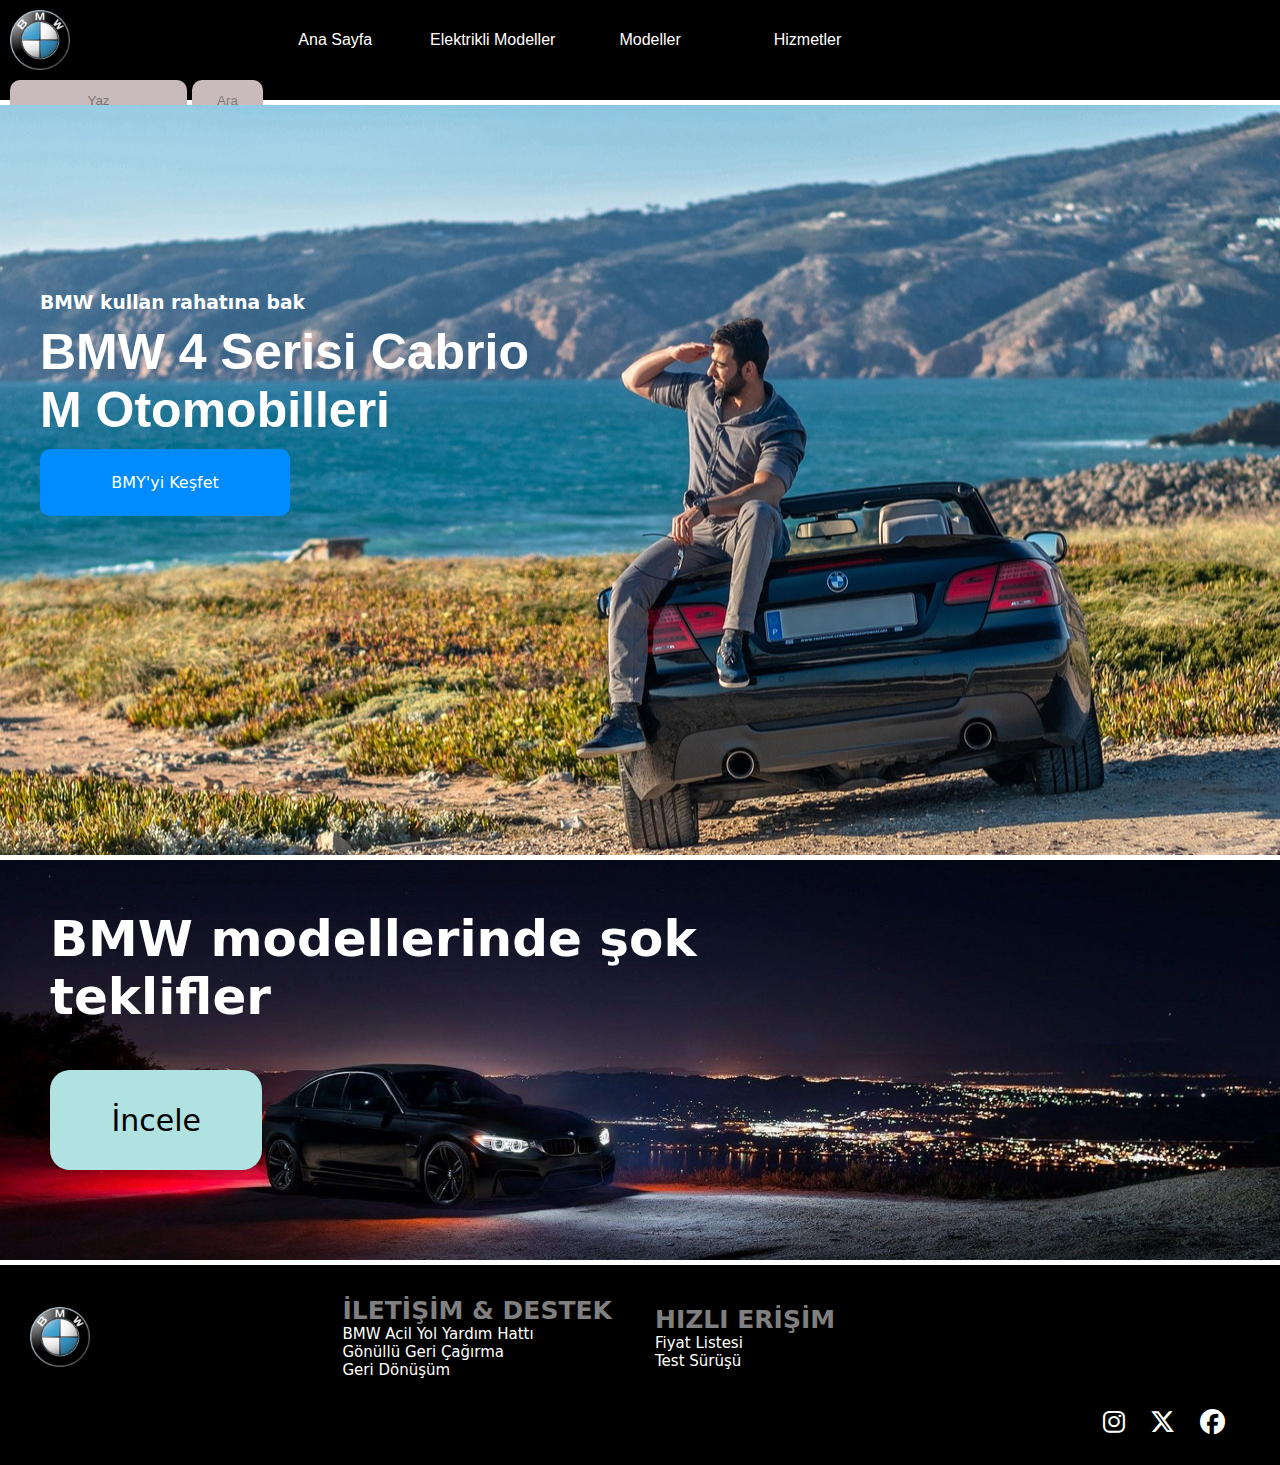
<file: index.html>
<!DOCTYPE html>
<html lang="en">
<head>
    <meta charset="UTF-8">
    <meta name="viewport" content="width=device-width, initial-scale=1.0">
    <title>BMW web sitesi</title>
    <link rel="stylesheet" href="styles/style.css">
    <link rel="stylesheet" href="https://cdnjs.cloudflare.com/ajax/libs/font-awesome/6.5.1/css/all.min.css">
</head>
<body>
    <header>
        <img src="images/bmw-logo.png" alt="">
        <span>
            <a href="index.html">Ana Sayfa</a>
            <a href="ElektrikliModeller.html">Elektrikli Modeller</a>
            <a href="modeller.html">Modeller</a>
            <a href="hzmtler.html">Hizmetler</a>
        </span>
        <form action="">
            <input type="text" name="" id="txtUsername" placeholder="Yaz">
            <input type="button" value="Ara" id="btnAra">
        </form>
    </header>
    <main>
        <h3>BMW kullan rahatına bak</h3>
        <h1>BMW 4 Serisi Cabrio
            <br> 
            M Otomobilleri</h1>
        
            <a href="bmwyiKesfet.html" id="btnKeşfet">BMY'yi Keşfet</a>
            
        
    </main>

    <div class="teklifler">
        <span class="teklif">
        <h1>BMW modellerinde şok teklifler</h1>
        <a href="Incele.html">İncele</a>
    </span>
    </div>
    <footer>
        <span><img src="images/bmw-logo.png" alt=""></span>
        
        <span>
            <h3>İLETİŞİM & DESTEK</h3>
            <a href="yardimhatti.html">BMW Acil Yol Yardım Hattı</a>
            <a href="gericagirma.html">Gönüllü Geri Çağırma</a>
            <a href="gerıDonusum.html">Geri Dönüşüm</a>
        </span>
        <span>
            <h3>HIZLI ERİŞİM</h3>
            <a href="tumfıyatlar.html">Fiyat Listesi</a>
            <a href="test.html">Test Sürüşü</a>
            
        </span>
        
        <div>
            <i class="fa-brands fa-instagram"></i>
            <i class="fa-brands fa-x-twitter"></i>
            <i class="fa-brands fa-facebook"></i>
            
        </div>
    </footer>
</body>
</html>
</file>
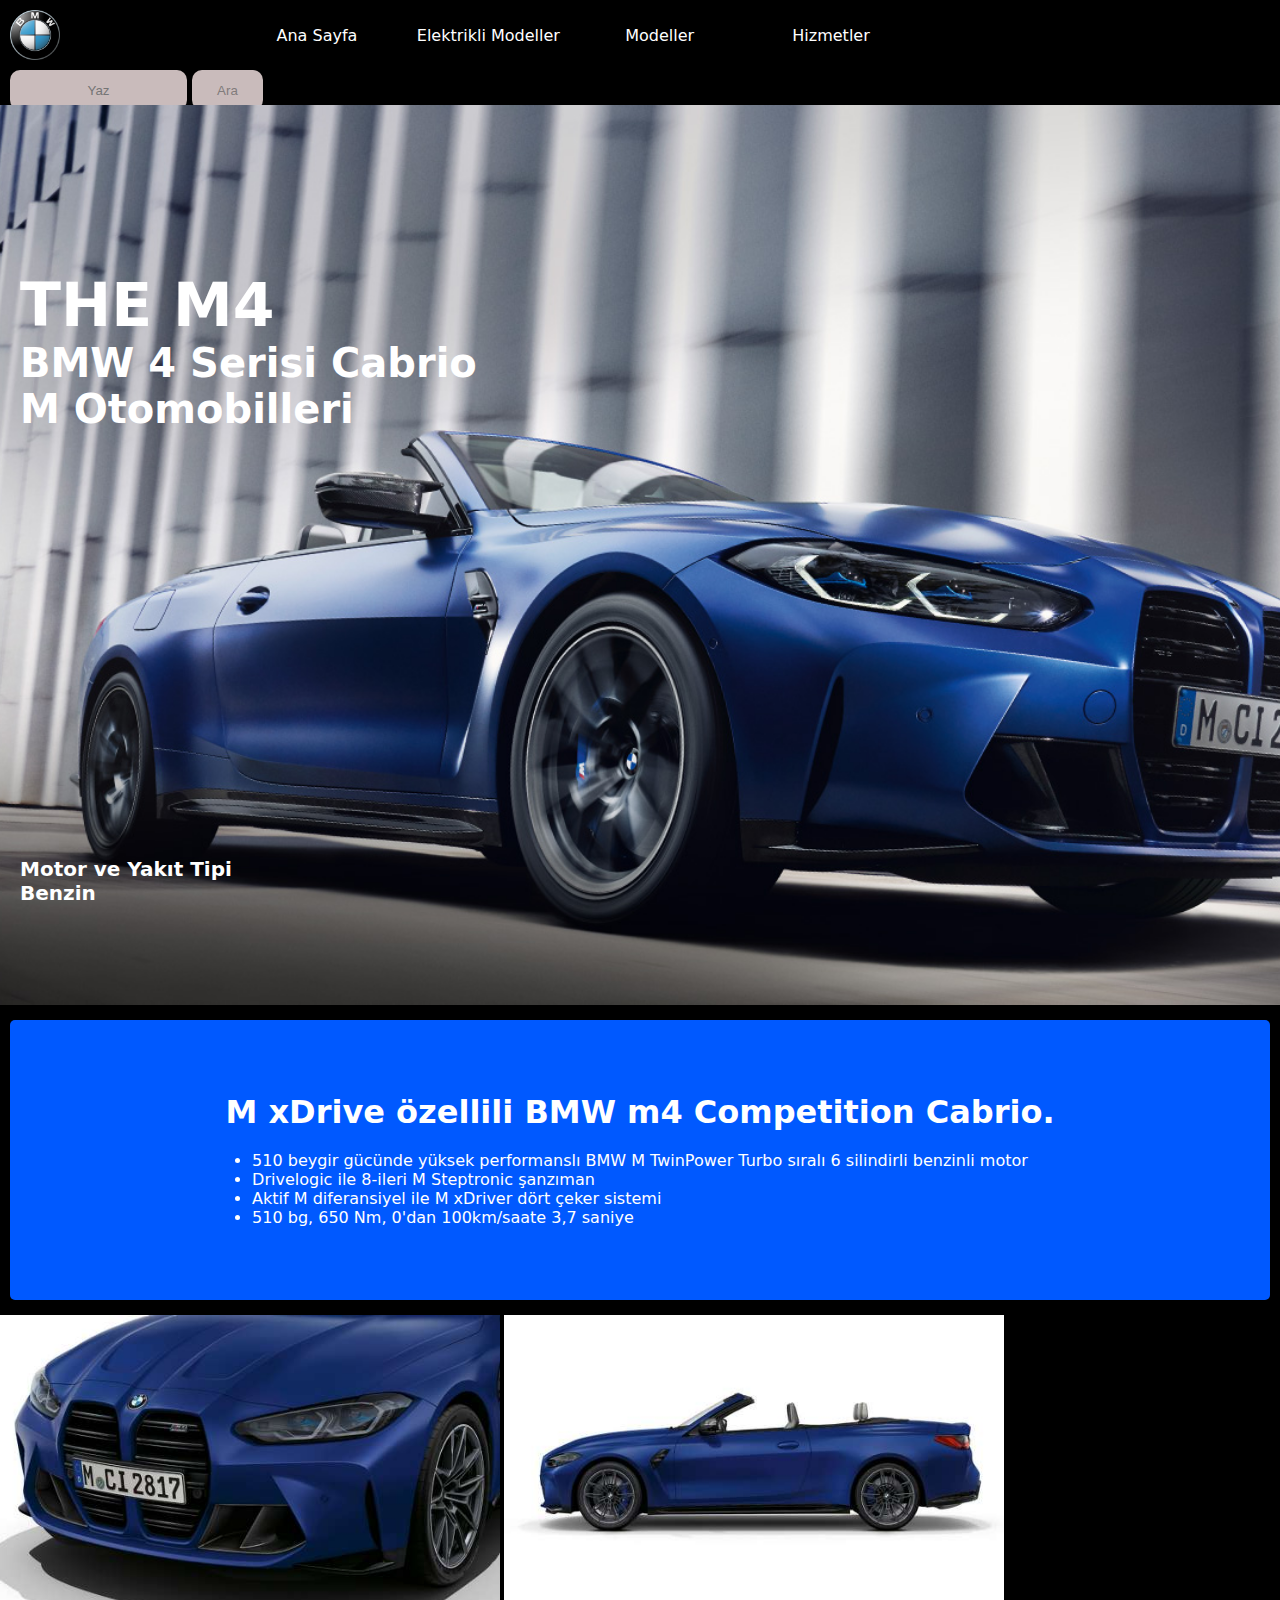
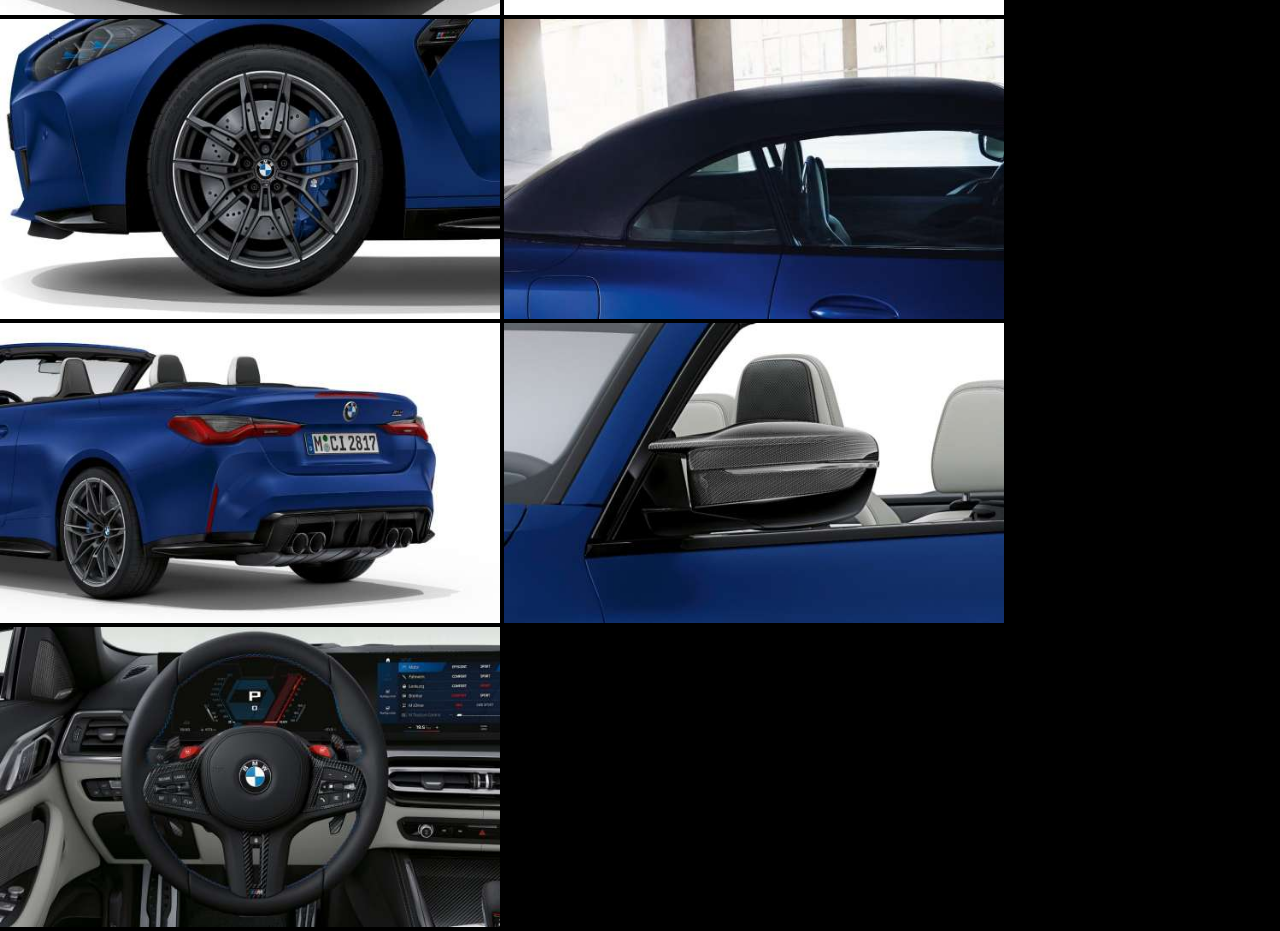
<file: bmwyiKesfet.html>
<!DOCTYPE html>
<html lang="en">
<head>
    <meta charset="UTF-8">
    <meta name="viewport" content="width=device-width, initial-scale=1.0">
    <title>BMW'yi Keşfet</title>
    <link rel="stylesheet" href="styles/bmwyiKesfet.css">
</head>
<body>
    <header>
        <img src="images/bmw-logo.png" alt="">
        <span>
            <a href="index.html">Ana Sayfa</a>
            <a href="ElektrikliModeller.html">Elektrikli Modeller</a>
            <a href="modeller.html">Modeller</a>
            <a href="hzmtler.html">Hizmetler</a>
        </span>
        <form action="">
            <input type="text" name="" id="txtUsername" placeholder="Yaz">
            <input type="button" value="Ara" id="btnAra">
        </form>
    </header>
    
    <main>
        <h1>THE M4</h1>
        <h2>BMW 4 Serisi Cabrio 
            <br>
            M Otomobilleri
        </h2>
        <h3>
            Motor ve Yakıt Tipi
            <br>
            Benzin
        </h3>
    </main>

    <div class="araba">
        <h1>M xDrive özellili BMW m4 Competition Cabrio.</h1>
        <ul>
            <li>510 beygir gücünde yüksek performanslı BMW M TwinPower Turbo sıralı 6 silindirli benzinli motor</li>
            <li>Drivelogic ile 8-ileri M Steptronic şanzıman</li>
            <li>Aktif M diferansiyel ile M xDriver dört çeker sistemi</li>
            <li>510 bg, 650 Nm, 0'dan 100km/saate 3,7 saniye</li>
        </ul>
    </div>

    <div class="foto">
        <span><img src="bmwKesfetİmages/1.jpg" alt=""></span>
        <span><img src="bmwKesfetİmages/2.jpg" alt=""></span>
        <span><img src="bmwKesfetİmages/3.jpg" alt=""></span>
        <span><img src="bmwKesfetİmages/4.jpg" alt=""></span>
        <span><img src="bmwKesfetİmages/5.jpg" alt=""></span>
        <span><img src="bmwKesfetİmages/6.jpg" alt=""></span>
        <span><img src="bmwKesfetİmages/7.jpg" alt=""></span>
    </div>
    
</body>
</html>
</file>
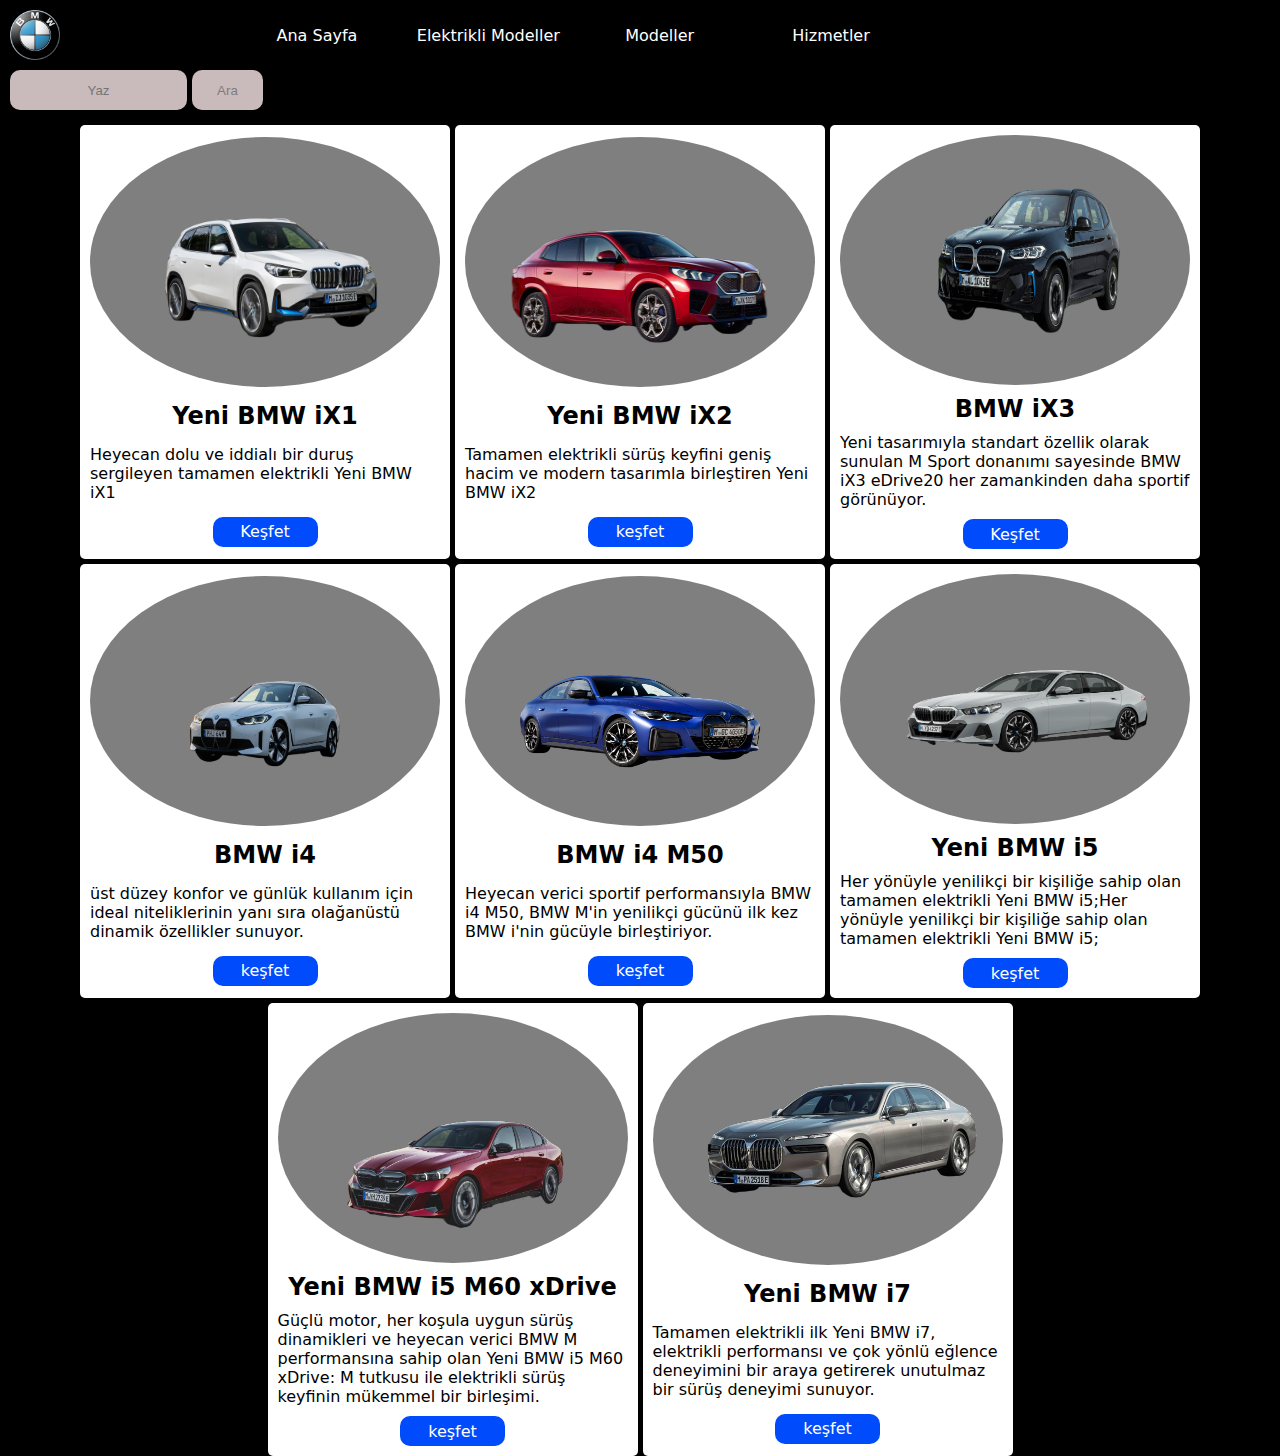
<file: ElektrikliModeller.html>
<!DOCTYPE html>
<html lang="en">
<head>
    <meta charset="UTF-8">
    <meta name="viewport" content="width=device-width, initial-scale=1.0">
    <title>Ellektrikli Modeller</title>
    <link rel="stylesheet" href="styles/ElektrikliModeller.css">
    <link rel="stylesheet" href="https://cdnjs.cloudflare.com/ajax/libs/font-awesome/6.5.1/css/all.min.css">
</head>
<body>

    <header>
        <img src="images/bmw-logo.png" alt="">
        <span>
            <a href="index.html">Ana Sayfa</a>
            <a href="ElektrikliModeller.html">Elektrikli Modeller</a>
            <a href="modeller.html">Modeller</a>
            <a href="hzmtler.html">Hizmetler</a>
        </span>
        <form action="">
            <input type="text" name="" id="txtUsername" placeholder="Yaz">
            <input type="button" value="Ara" id="btnAra">
        </form>
    </header>
    <main>
        <div>
            <img src="images/Yeni BMW iX1.png" alt="">
            <h2>Yeni BMW iX1</h2>
            <p>Heyecan dolu ve iddialı bir duruş sergileyen tamamen elektrikli Yeni BMW iX1</p>
            <a href="">Keşfet</a>
        </div>
        <div>
            <img src="images/Yeni BMW iX2.png" alt="">
            <h2>Yeni BMW iX2</h2>
            <p>Tamamen elektrikli sürüş keyfini geniş hacim ve modern tasarımla birleştiren Yeni BMW iX2</p>
            <a href="">keşfet</a>
        </div>
        <div>
            <img src="images/BMW iX3.png" alt="">
            <h2>BMW iX3</h2>
            <p>Yeni tasarımıyla standart özellik olarak sunulan M Sport donanımı sayesinde BMW iX3 eDrive20 her zamankinden daha sportif görünüyor. </p>
            <a href="">Keşfet</a>
        </div>
        <div>
            <img src="images/BMW i4.png" alt="">
            <h2>BMW i4</h2>
            <p>üst düzey konfor ve günlük kullanım için ideal niteliklerinin yanı sıra olağanüstü dinamik özellikler sunuyor.</p>
            <a href="">keşfet</a>
        </div>
        <div>
            <img src="images/BMW i4 M50.png" alt="">
            <h2>BMW i4 M50</h2>
            <p>Heyecan verici sportif performansıyla BMW i4 M50, BMW M'in yenilikçi gücünü ilk kez BMW i'nin gücüyle birleştiriyor. </p>
            <a href="">keşfet</a>
        </div>
        <div>
            <img src="images/Yeni BMW i5.png" alt="">
            <h2>Yeni BMW i5</h2>
            <p>Her yönüyle yenilikçi bir kişiliğe sahip olan tamamen elektrikli Yeni BMW i5;Her yönüyle yenilikçi bir kişiliğe sahip olan tamamen elektrikli Yeni BMW i5;</p>
            <a href="">keşfet</a>
        </div>
        <div>
            <img src="images/Yeni BMW i5 M60 xDrive.png" alt="">
            <h2>Yeni BMW i5 M60 xDrive</h2>
            <p>Güçlü motor, her koşula uygun sürüş dinamikleri ve heyecan verici BMW M performansına sahip olan Yeni BMW i5 M60 xDrive: M tutkusu ile elektrikli sürüş keyfinin mükemmel bir birleşimi.</p>
            <a href="">keşfet</a>
        </div>
        <div>
            <img src="images/BMW iX M60.png" alt="">
            <h2>Yeni BMW i7</h2>
            <p>Tamamen elektrikli ilk Yeni BMW i7, elektrikli performansı ve çok yönlü eğlence deneyimini bir araya getirerek unutulmaz bir sürüş deneyimi sunuyor.</p>
            <a href="">keşfet</a>
        </div>
    </main>
</body>
</html>
</file>
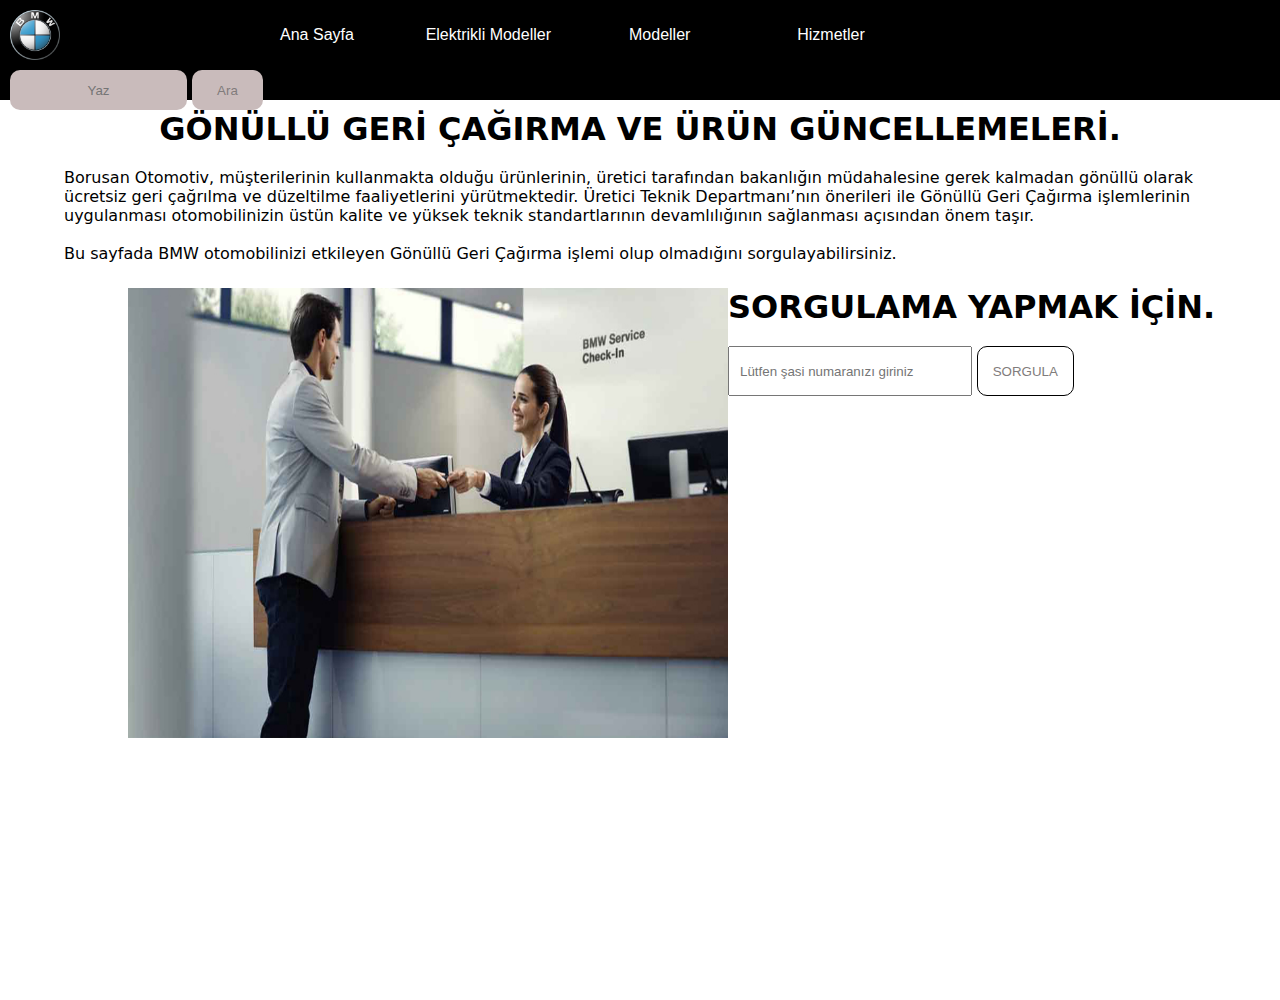
<file: gericagirma.html>
<!DOCTYPE html>
<html lang="en">
<head>
    <meta charset="UTF-8">
    <meta name="viewport" content="width=device-width, initial-scale=1.0">
    <title>GÖNÜLLÜ GERİ CAGİRMA</title>
    <link rel="stylesheet" href="styles/gericagirma.css">
</head>
<body>
    <header>
        <img src="images/bmw-logo.png" alt="">
        <span>
            <a href="index.html">Ana Sayfa</a>
            <a href="ElektrikliModeller.html">Elektrikli Modeller</a>
            <a href="modeller.html">Modeller</a>
            <a href="hzmtler.html">Hizmetler</a>
        </span>
        <form action="">
            <input type="text" name="" id="txtUsername" placeholder="Yaz">
            <input type="button" value="Ara" id="btnAra">
        </form>
    </header>

    <main>
        <h1>GÖNÜLLÜ GERİ ÇAĞIRMA VE ÜRÜN GÜNCELLEMELERİ.</h1>
        <p>Borusan Otomotiv, müşterilerinin kullanmakta olduğu ürünlerinin, üretici tarafından bakanlığın müdahalesine gerek kalmadan gönüllü olarak ücretsiz geri çağrılma ve düzeltilme faaliyetlerini yürütmektedir. Üretici Teknik Departmanı’nın önerileri ile Gönüllü Geri Çağırma işlemlerinin uygulanması otomobilinizin üstün kalite ve yüksek teknik standartlarının devamlılığının sağlanması açısından önem taşır.
            <br>
            <br>
            Bu sayfada BMW otomobilinizi etkileyen Gönüllü Geri Çağırma işlemi olup olmadığını sorgulayabilirsiniz.</p>
            <div>
                <img src="geriCagirma.images/gönüllü geri çağırma.jpg" alt="">
                <h1>SORGULAMA YAPMAK İÇİN.</h1>
                <form action="">
                    <input type="text" name="" id="txtUsername" placeholder="Lütfen şasi numaranızı giriniz">
                    <input type="button" value="SORGULA" id="btnAra">
                </form>
            </div>
    </main>

</body>
</html>
</file>
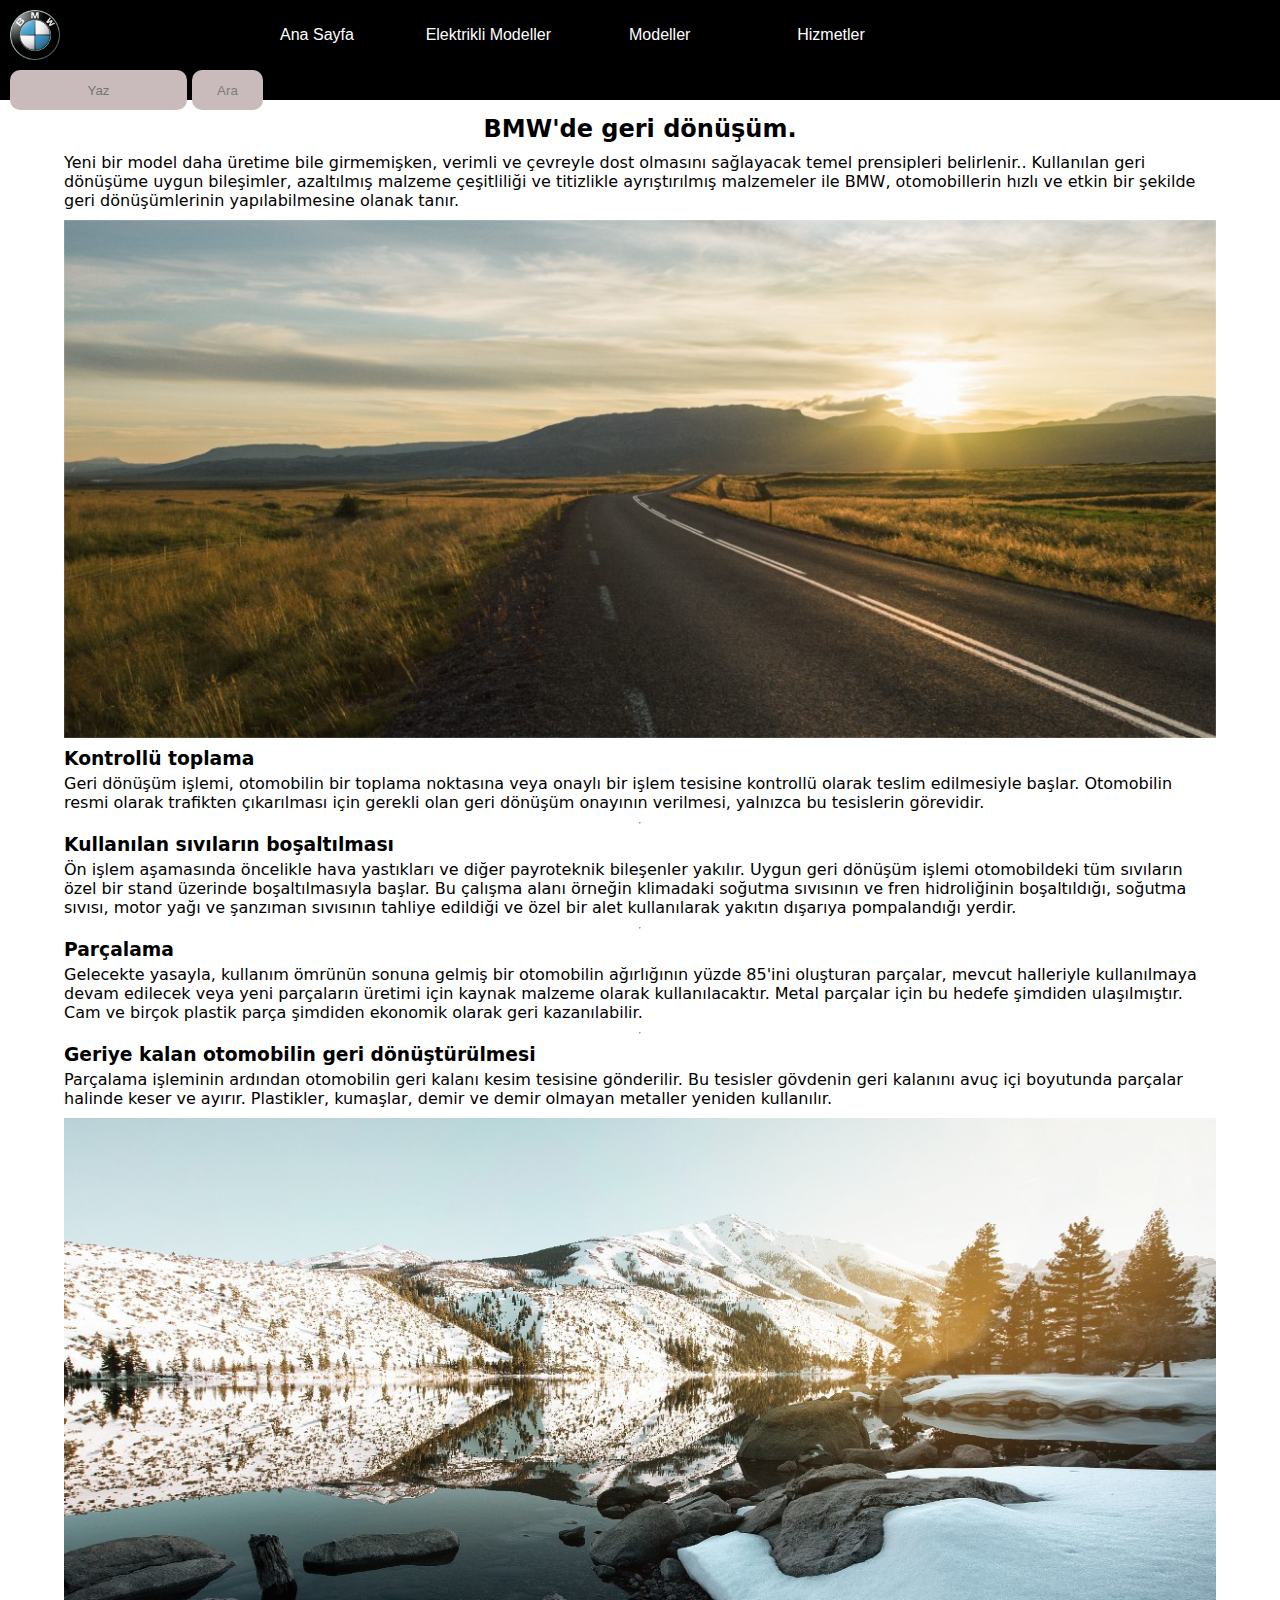
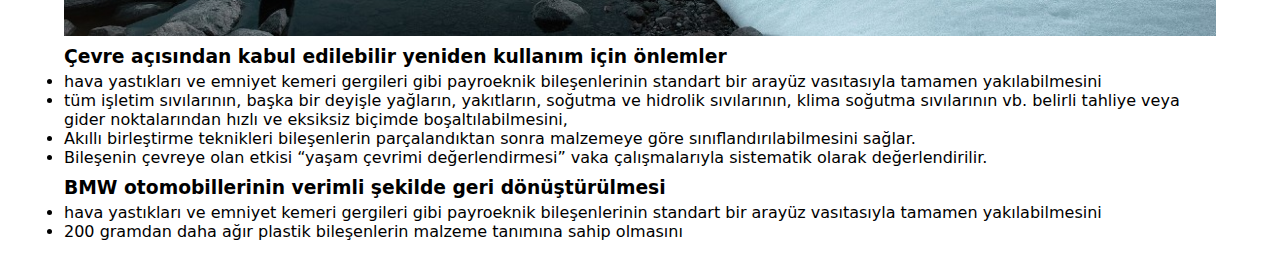
<file: gerıDonusum.html>
<!DOCTYPE html>
<html lang="en">
<head>
    <meta charset="UTF-8">
    <meta name="viewport" content="width=device-width, initial-scale=1.0">
    <title>Geri Dönüşüm</title>
    <link rel="stylesheet" href="styles/gerıdonusum.css">
</head>
<body>
    <header>
        <img src="images/bmw-logo.png" alt="">
        <span>
            <a href="index.html">Ana Sayfa</a>
            <a href="ElektrikliModeller.html">Elektrikli Modeller</a>
            <a href="modeller.html">Modeller</a>
            <a href="hzmtler.html">Hizmetler</a>
        </span>
        <form action="">
            <input type="text" name="" id="txtUsername" placeholder="Yaz">
            <input type="button" value="Ara" id="btnAra">
        </form>
    </header>
    <main>
        <h2>BMW'de geri dönüşüm.</h2>    
    <p>Yeni bir model daha üretime bile girmemişken, verimli ve çevreyle dost olmasını sağlayacak temel prensipleri belirlenir.. Kullanılan geri dönüşüme uygun bileşimler, azaltılmış malzeme çeşitliliği ve titizlikle ayrıştırılmış malzemeler ile BMW, otomobillerin hızlı ve etkin bir şekilde geri dönüşümlerinin yapılabilmesine olanak tanır.</p>
    <img src="gerıDonusum.images/geri dönüşüm.jpg" alt="">
    <div>
        <h3>Kontrollü toplama</h3>
        <p>Geri dönüşüm işlemi, otomobilin bir toplama noktasına veya onaylı bir işlem tesisine kontrollü olarak teslim edilmesiyle başlar. Otomobilin resmi olarak trafikten çıkarılması için gerekli olan geri dönüşüm onayının verilmesi, yalnızca bu tesislerin görevidir.</p>
    </div>
    <hr>
    <div>
        <h3>Kullanılan sıvıların boşaltılması</h3>
        <p>Ön işlem aşamasında öncelikle hava yastıkları ve diğer payroteknik bileşenler yakılır. Uygun geri dönüşüm işlemi otomobildeki tüm sıvıların özel bir stand üzerinde boşaltılmasıyla başlar. Bu çalışma alanı örneğin klimadaki soğutma sıvısının ve fren hidroliğinin boşaltıldığı, soğutma sıvısı, motor yağı ve şanzıman sıvısının tahliye edildiği ve özel bir alet kullanılarak yakıtın dışarıya pompalandığı yerdir.</p>
    </div>
    <hr>
    <div>
        <h3>Parçalama</h3>
        <p>Gelecekte yasayla, kullanım ömrünün sonuna gelmiş bir otomobilin ağırlığının yüzde 85'ini oluşturan parçalar, mevcut halleriyle kullanılmaya devam edilecek veya yeni parçaların üretimi için kaynak malzeme olarak kullanılacaktır. Metal parçalar için bu hedefe şimdiden ulaşılmıştır. Cam ve birçok plastik parça şimdiden ekonomik olarak geri kazanılabilir. </p>
    </div>
    <hr>
    <div>
        <h3>Geriye kalan otomobilin geri dönüştürülmesi</h3>
        <p>Parçalama işleminin ardından otomobilin geri kalanı kesim tesisine gönderilir. Bu tesisler gövdenin geri kalanını avuç içi boyutunda parçalar halinde keser ve ayırır. Plastikler, kumaşlar, demir ve demir olmayan metaller yeniden kullanılır.</p>
    </div>
    <img src="gerıDonusum.images/gerıdonusum2.jpg" alt="">
    <div>
        <h3>Çevre açısından kabul edilebilir yeniden kullanım için önlemler</h3>
        <ul>
            <li>hava yastıkları ve emniyet kemeri gergileri gibi payroeknik bileşenlerinin standart bir arayüz vasıtasıyla tamamen yakılabilmesini</li>
            <li>tüm işletim sıvılarının, başka bir deyişle yağların, yakıtların, soğutma ve hidrolik sıvılarının, klima soğutma sıvılarının vb. belirli tahliye veya gider noktalarından hızlı ve eksiksiz biçimde boşaltılabilmesini, </li>
            <li>Akıllı birleştirme teknikleri bileşenlerin parçalandıktan sonra malzemeye göre sınıflandırılabilmesini sağlar.</li>
            <li>Bileşenin çevreye olan etkisi “yaşam çevrimi değerlendirmesi” vaka çalışmalarıyla sistematik olarak değerlendirilir.</li>
        </ul>
    </div>
    <div>
        <h3>BMW otomobillerinin verimli şekilde geri dönüştürülmesi</h3>
        <ul>
            <li>hava yastıkları ve emniyet kemeri gergileri gibi payroeknik bileşenlerinin standart bir arayüz vasıtasıyla tamamen yakılabilmesini</li>
            <li>200 gramdan daha ağır plastik bileşenlerin malzeme tanımına sahip olmasını</li>
        </ul>
        <br>
    </div>
    </main>
    
</body>
</html>
</file>
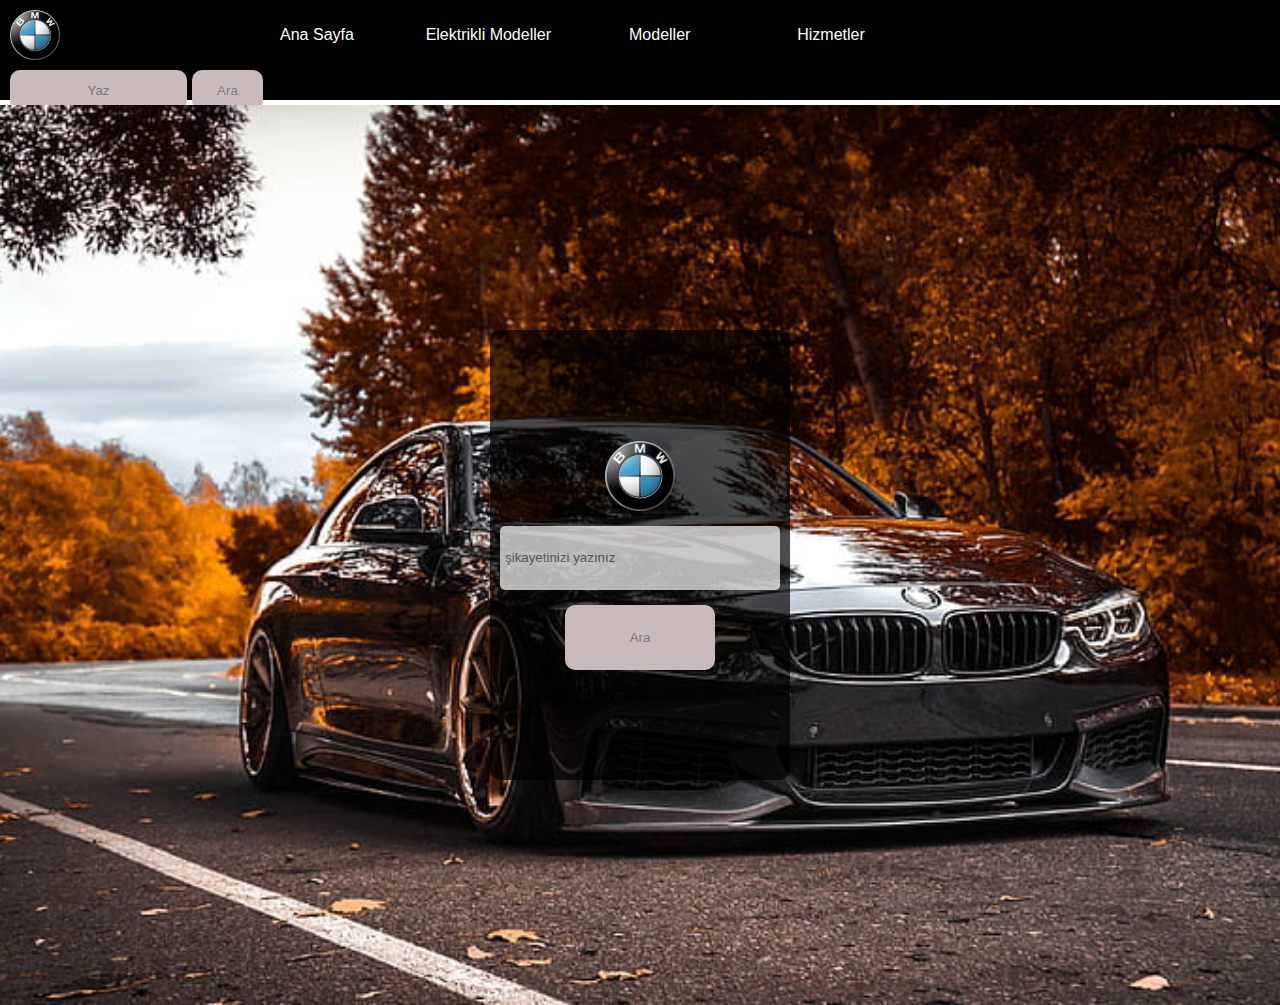
<file: hzmtler.html>
<!DOCTYPE html>
<html lang="en">
<head>
    <meta charset="UTF-8">
    <meta name="viewport" content="width=device-width, initial-scale=1.0">
    <title>Hizmetler</title>
    <link rel="stylesheet" href="styles/hzmtler.css">
</head>
<body>

    <header>
        <img src="images/bmw-logo.png" alt="">
        <span>
            <a href="index.html">Ana Sayfa</a>
            <a href="ElektrikliModeller.html">Elektrikli Modeller</a>
            <a href="modeller.html">Modeller</a>
            <a href="hzmtler.html">Hizmetler</a>
        </span>
        <form action="">
            <input type="text" name="" id="txtUsername" placeholder="Yaz">
            <input type="button" value="Ara" id="btnAra">
        </form>
    </header>

    <main>
        <form action="">
            <img src="images/bmw-logo.png" alt="">
            <input type="text" name="" id="yazi1" placeholder="şikayetinizi yazınız">
            <input type="button" value="Ara" id="btnarama">
        </form>
    </main>

</body>
</html>
</file>
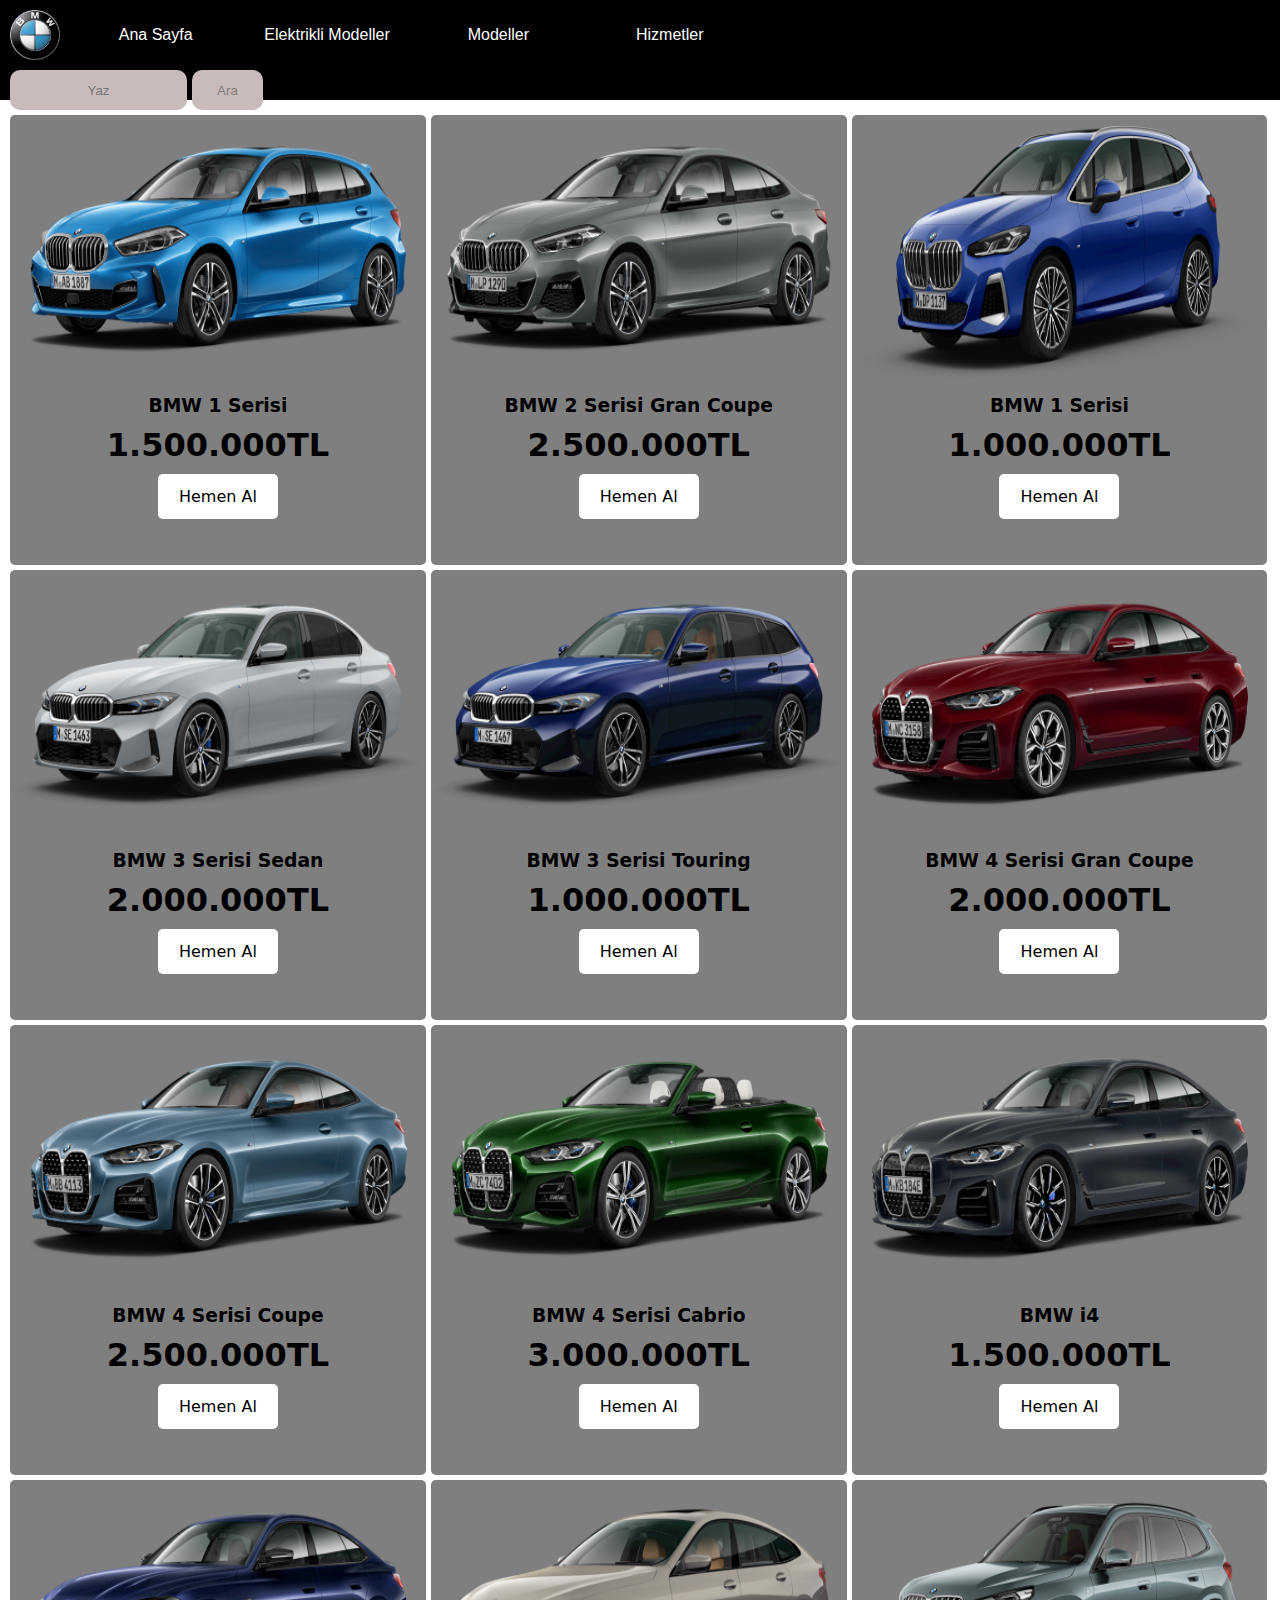
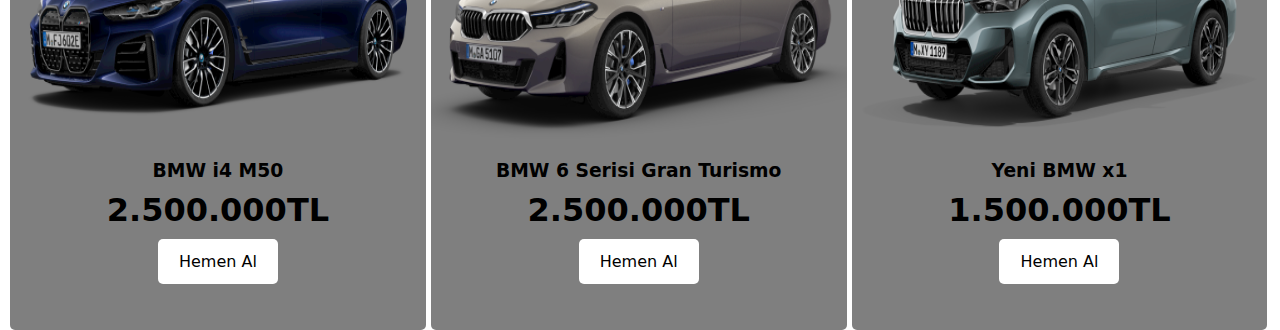
<file: Incele.html>
<!DOCTYPE html>
<html lang="en">
<head>
    <meta charset="UTF-8">
    <meta name="viewport" content="width=device-width, initial-scale=1.0">
    <title>incele</title>
    <link rel="stylesheet" href="styles/Incele.css">
</head>
<body>
    <header>
        <img src="images/bmw-logo.png" alt="">
        <span>
            <a href="index.html">Ana Sayfa</a>
            <a href="ElektrikliModeller.html">Elektrikli Modeller</a>
            <a href="modeller.html">Modeller</a>
            <a href="hzmtler.html">Hizmetler</a>
            
        </span>
        <form action="">
            <input type="text" name="" id="txtUsername" placeholder="Yaz">
            <input type="button" value="Ara" id="btnAra">
        </form>
    </header>
    <main>
        <div>
            <img src="Incele.images/bmw-1-serisi.png" alt="">
            <h3>BMW 1 Serisi</h3>
            <h1>1.500.000TL</h1>
            <a href="">Hemen Al</a>
        </div>
        <div>
            <img src="Incele.images/bmw-2-serisi-gran-coupe.png" alt="">
            <h3>BMW 2 Serisi Gran Coupe</h3>
            <h1>2.500.000TL</h1>
            <a href="">Hemen Al</a>
        </div>
        <div>
            <img src="Incele.images/bmw-2-serisi-active-tourer.png" alt="">
            <h3>BMW 1 Serisi</h3>
            <h1>1.000.000TL</h1>
            <a href="">Hemen Al</a>
        </div>
        <div>
            <img src="Incele.images/bmw-3-serisi.png" alt="">
            <h3>BMW 3 Serisi Sedan</h3>
            <h1>2.000.000TL</h1>
            <a href="">Hemen Al</a>
        </div>
        <div>
            <img src="Incele.images/bmw-3-serisi-touring.png" alt="">
            <h3>BMW 3 Serisi Touring</h3>
            <h1>1.000.000TL</h1>
            <a href="">Hemen Al</a>
        </div>
        <div>
            <img src="Incele.images/bmw-4-serisi-gran-coupe-6.png" alt="">
            <h3>BMW 4 Serisi Gran Coupe</h3>
            <h1>2.000.000TL</h1>
            <a href="">Hemen Al</a>
        </div>
        <div>
            <img src="Incele.images/bmw-4-serisi-coupe-7.png" alt="">
            <h3>BMW 4 Serisi Coupe</h3>
            <h1>2.500.000TL</h1>
            <a href="">Hemen Al</a>
        </div>
        <div>
            <img src="Incele.images/bmw-4-serisi-cabrio-8.png" alt="">
            <h3>BMW 4 Serisi Cabrio</h3>
            <h1>3.000.000TL</h1>
            <a href="">Hemen Al</a>
        </div>
        <div>
            <img src="Incele.images/bmw-i4-9.png" alt="">
            <h3>BMW i4</h3>
            <h1>1.500.000TL</h1>
            <a href="">Hemen Al</a>
        </div>
        <div>
            <img src="Incele.images/bmw-i4-m50-10.png" alt="">
            <h3>BMW i4 M50</h3>
            <h1>2.500.000TL</h1>
            <a href="">Hemen Al</a>
        </div>
        <div>
            <img src="Incele.images/bmw-6-serisi-gran-turismo-11.png" alt="">
            <h3>BMW 6 Serisi Gran Turismo</h3>
            <h1>2.500.000TL</h1>
            <a href="">Hemen Al</a>
        </div>
        <div>
            <img src="Incele.images/bmw-x1-12.png" alt="">
            <h3>Yeni BMW x1</h3>
            <h1>1.500.000TL</h1>
            <a href="">Hemen Al</a>
        </div>
    </main>
</body>
</html>
</file>
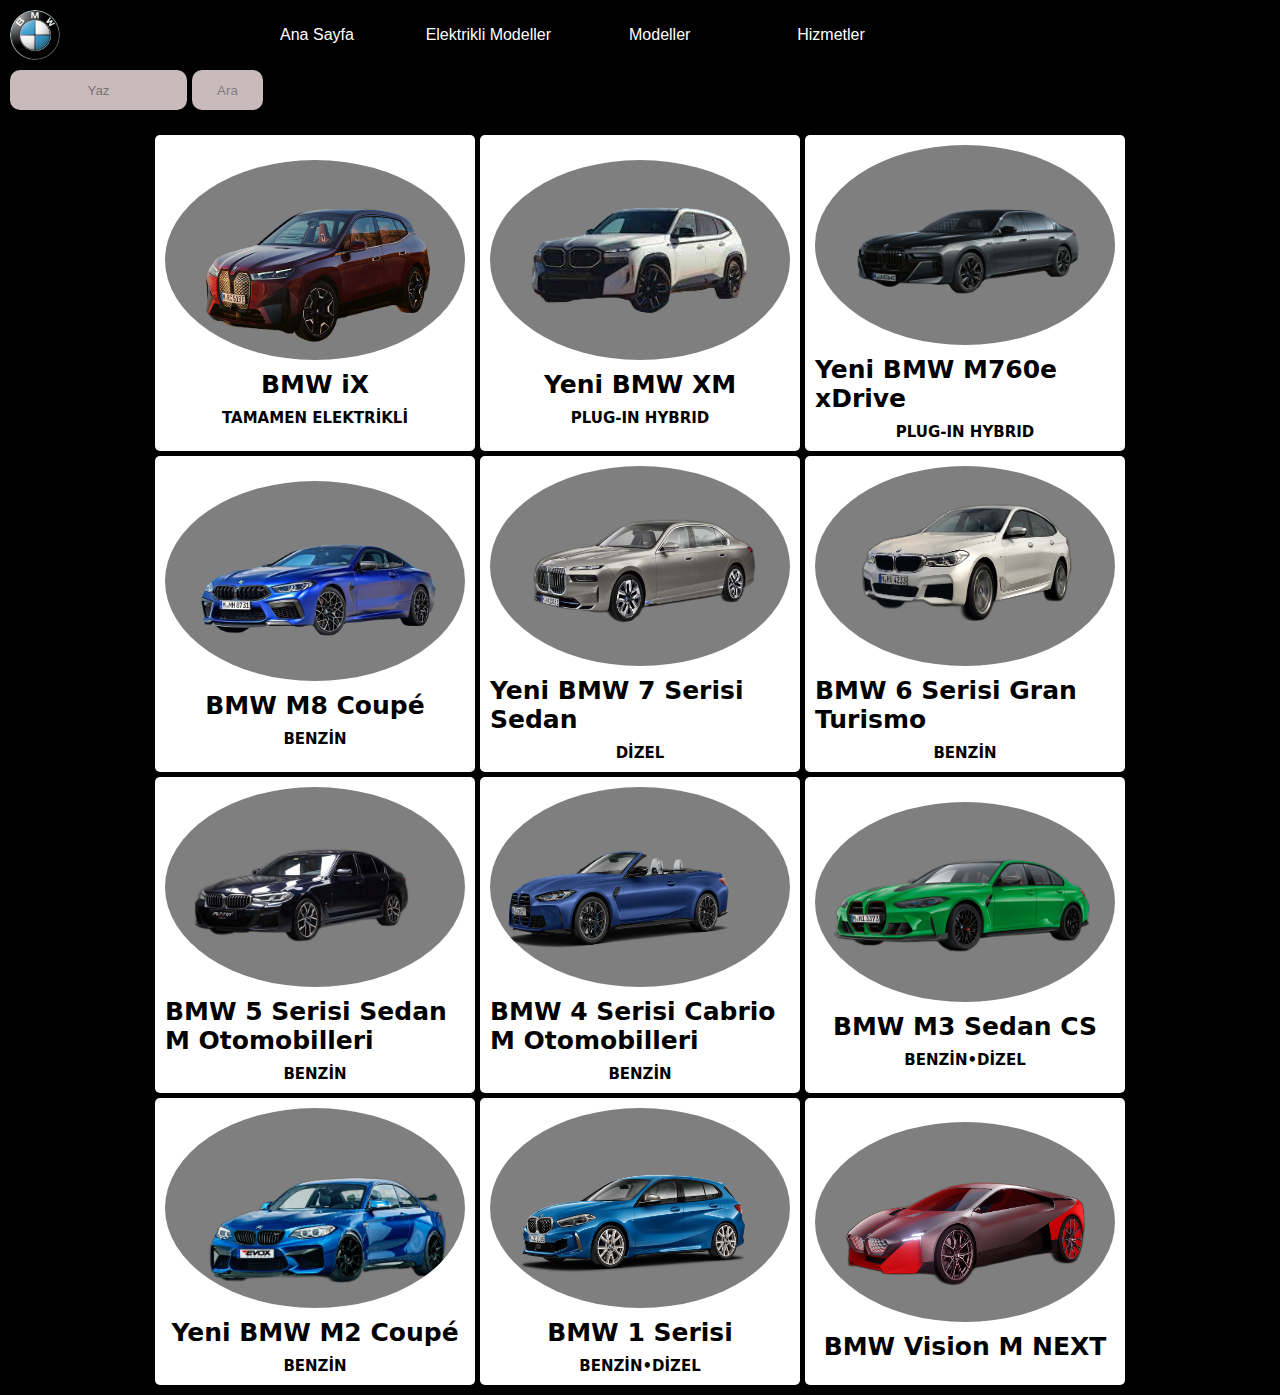
<file: modeller.html>
<!DOCTYPE html>
<html lang="en">
<head>
    <meta charset="UTF-8">
    <meta name="viewport" content="width=device-width, initial-scale=1.0">
    <title>Modeller</title>
    <link rel="stylesheet" href="styles/modeller.css">
</head>
<body>

    <header>
        <img src="images/bmw-logo.png" alt="">
        <span>
            <a href="index.html">Ana Sayfa</a>
            <a href="ElektrikliModeller.html">Elektrikli Modeller</a>
            <a href="modeller.html">Modeller</a>
            <a href="hzmtler.html">Hizmetler</a>
        </span>
        <form action="">
            <input type="text" name="" id="txtUsername" placeholder="Yaz">
            <input type="button" value="Ara" id="btnAra">
        </form>
    </header>

    <main>
        <div>
            <img src="images/BMW iX.png" alt="">
            <h1>BMW iX</h1>
            <h3>TAMAMEN ELEKTRİKLİ</h3>
        </div>
        <div>
            <img src="modellerimages/Yeni BMW XM.png" alt="">
            <h1>Yeni BMW XM</h1>
            <h3>PLUG-IN HYBRID</h3>
        </div>
        <div>
            <img src="modellerimages/Yeni BMW M760e xDrive.png" alt="">
            <h1>Yeni BMW M760e xDrive</h1>
            <h3>PLUG-IN HYBRID</h3>
        </div>
        <div>
            <img src="modellerimages/BMW M8 Coupé.png" alt="">
            <h1>BMW M8 Coupé</h1>
            <h3>BENZİN</h3>
        </div>
        <div>
            <img src="modellerimages/Yeni BMW 7 Serisi Sedan (2).png" alt="">
            <h1>Yeni BMW 7 Serisi Sedan</h1>
            <h3>DİZEL</h3>
        </div>
        <div>
            <img src="modellerimages/BMW 6 Serisi Gran Turismo.png" alt="">
            <h1>BMW 6 Serisi Gran Turismo</h1>
            <h3>BENZİN</h3>
        </div>
        <div>
            <img src="modellerimages/BMW 5 Serisi Sedan M Otomobilleri.png" alt="">
            <h1>BMW 5 Serisi Sedan M Otomobilleri</h1>
            <h3>BENZİN</h3>
        </div>
        <div>
            <img src="modellerimages/BMW 4 Serisi Cabrio M Otomobilleri.png" alt="">
            <h1>BMW 4 Serisi Cabrio M Otomobilleri</h1>
            <h3>BENZİN</h3>
        </div>
        <div>
            <img src="modellerimages/BMW M3 Sedan CS.png" alt="">
            <h1>BMW M3 Sedan CS</h1>
            <h3>BENZİN•DİZEL</h3>
        </div>
        <div>
            <img src="modellerimages/Yeni BMW M2 Coupé.png" alt="">
            <h1>Yeni BMW M2 Coupé</h1>
            <h3>BENZİN</h3>
        </div>
        <div>
            <img src="modellerimages/BMW 1 Serisi.png" alt="">
            <h1>BMW 1 Serisi</h1>
            <h3>BENZİN•DİZEL</h3>
        </div>
        <div>
            <img src="modellerimages/BMW Vision M NEXT.png" alt="">
            <h1>BMW Vision M NEXT</h1>
        </div>
    </main>

</body>
</html>
</file>
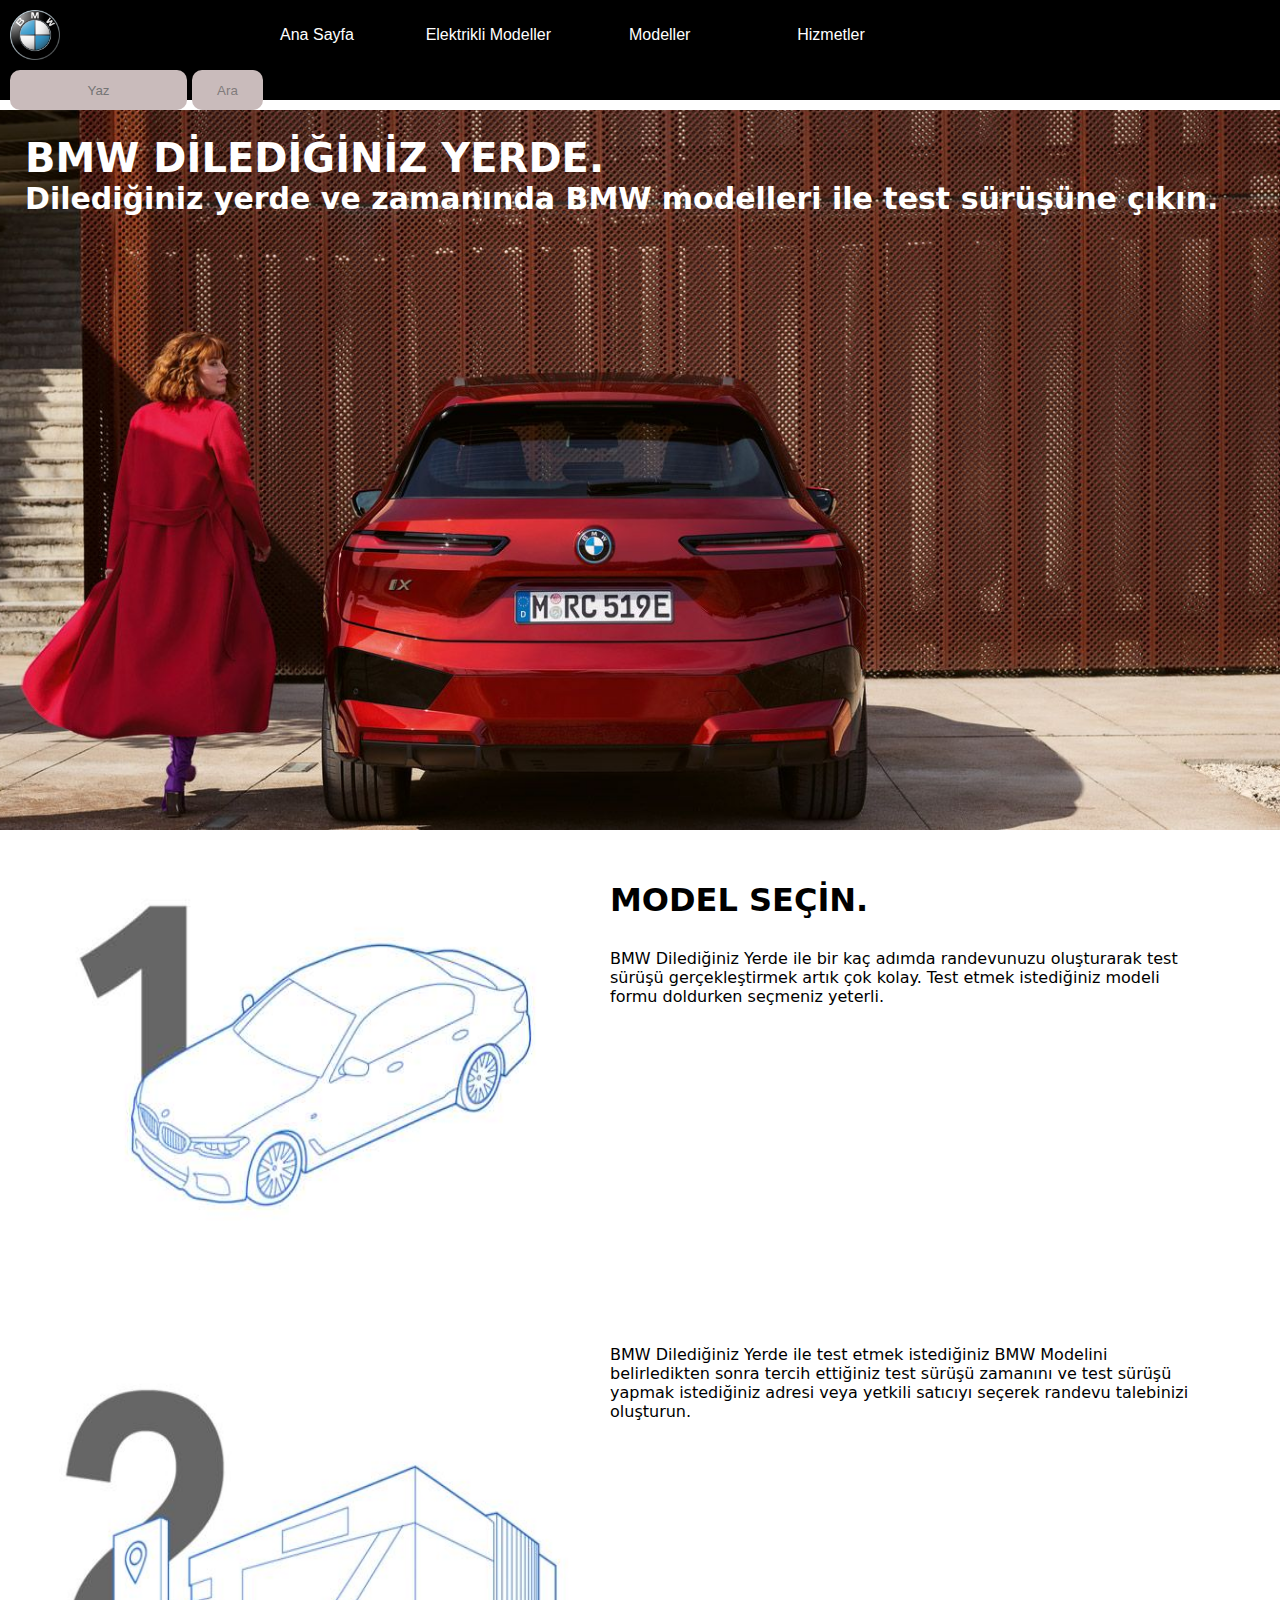
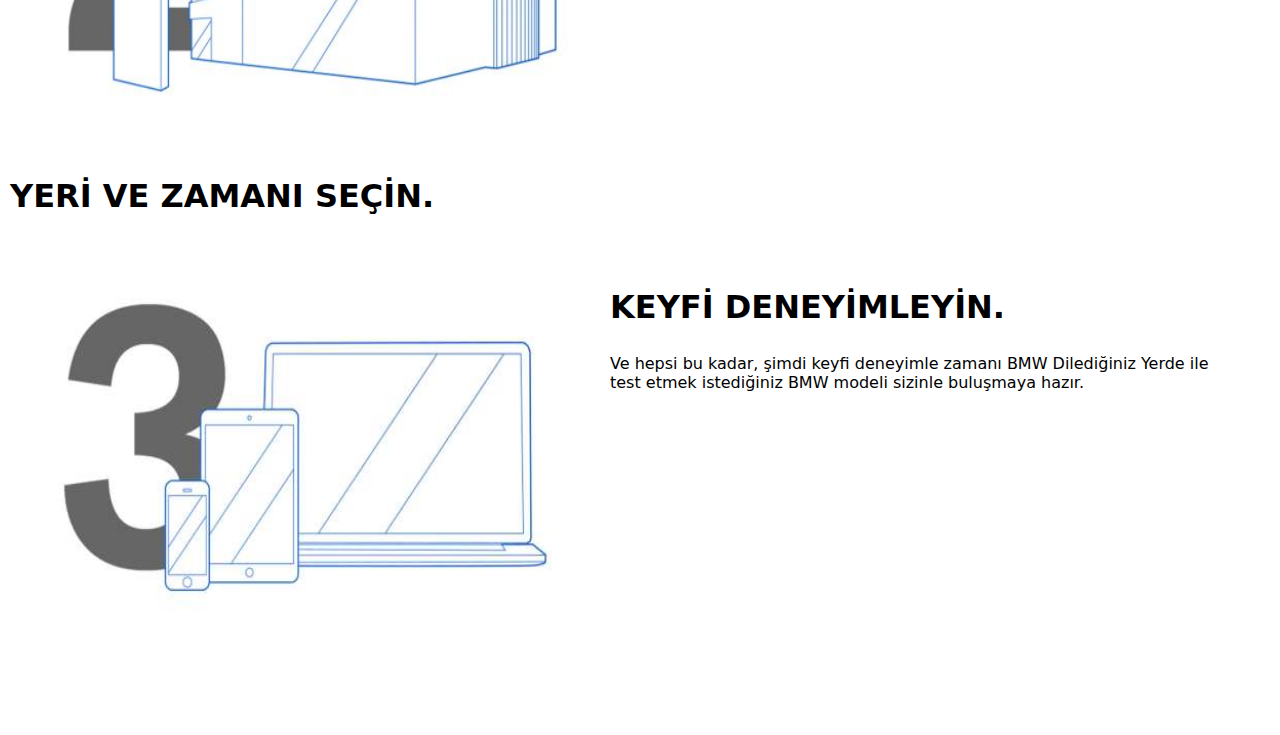
<file: test.html>
<!DOCTYPE html>
<html lang="en">
<head>
    <meta charset="UTF-8">
    <meta name="viewport" content="width=device-width, initial-scale=1.0">
    <title>test sürüşü</title>
    <link rel="stylesheet" href="styles/test.css">
</head>
<body>
    <header>
        <img src="images/bmw-logo.png" alt="">
        <span>
            <a href="index.html">Ana Sayfa</a>
            <a href="ElektrikliModeller.html">Elektrikli Modeller</a>
            <a href="modeller.html">Modeller</a>
            <a href="hzmtler.html">Hizmetler</a>
        </span>
        <form action="">
            <input type="text" name="" id="txtUsername" placeholder="Yaz">
            <input type="button" value="Ara" id="btnAra">
        </form>
    </header>
    <main>
        <h1>BMW DİLEDİĞİNİZ YERDE.</h1>   
        <h4>Dilediğiniz yerde ve zamanında BMW modelleri ile test sürüşüne çıkın.</h4>
    </main>
    <section>
        <div>
            <img src="test.images/1.jpg" alt="">
            <h1>MODEL SEÇİN.</h1>
            <p>BMW Dilediğiniz Yerde ile bir kaç adımda randevunuzu oluşturarak test sürüşü gerçekleştirmek artık çok kolay.  Test etmek istediğiniz modeli formu doldurken seçmeniz yeterli.

            </p>
        </div>
        <div>
            <img src="test.images/2.jpg" alt="">
            <h1>YERİ VE ZAMANI SEÇİN.</h1>
            <p>BMW Dilediğiniz Yerde ile test etmek istediğiniz BMW Modelini belirledikten sonra tercih ettiğiniz test sürüşü zamanını ve  test sürüşü yapmak istediğiniz adresi veya yetkili satıcıyı seçerek randevu talebinizi oluşturun.</p>
        </div>
        <div>
            <img src="test.images/3.jpg" alt="">
            <h1>KEYFİ DENEYİMLEYİN.</h1>
            <p>Ve hepsi bu kadar, şimdi keyfi deneyimle zamanı BMW Dilediğiniz Yerde ile test etmek istediğiniz BMW modeli sizinle buluşmaya hazır.</p>
        </div>
    </section>
</body>
</html>
</file>
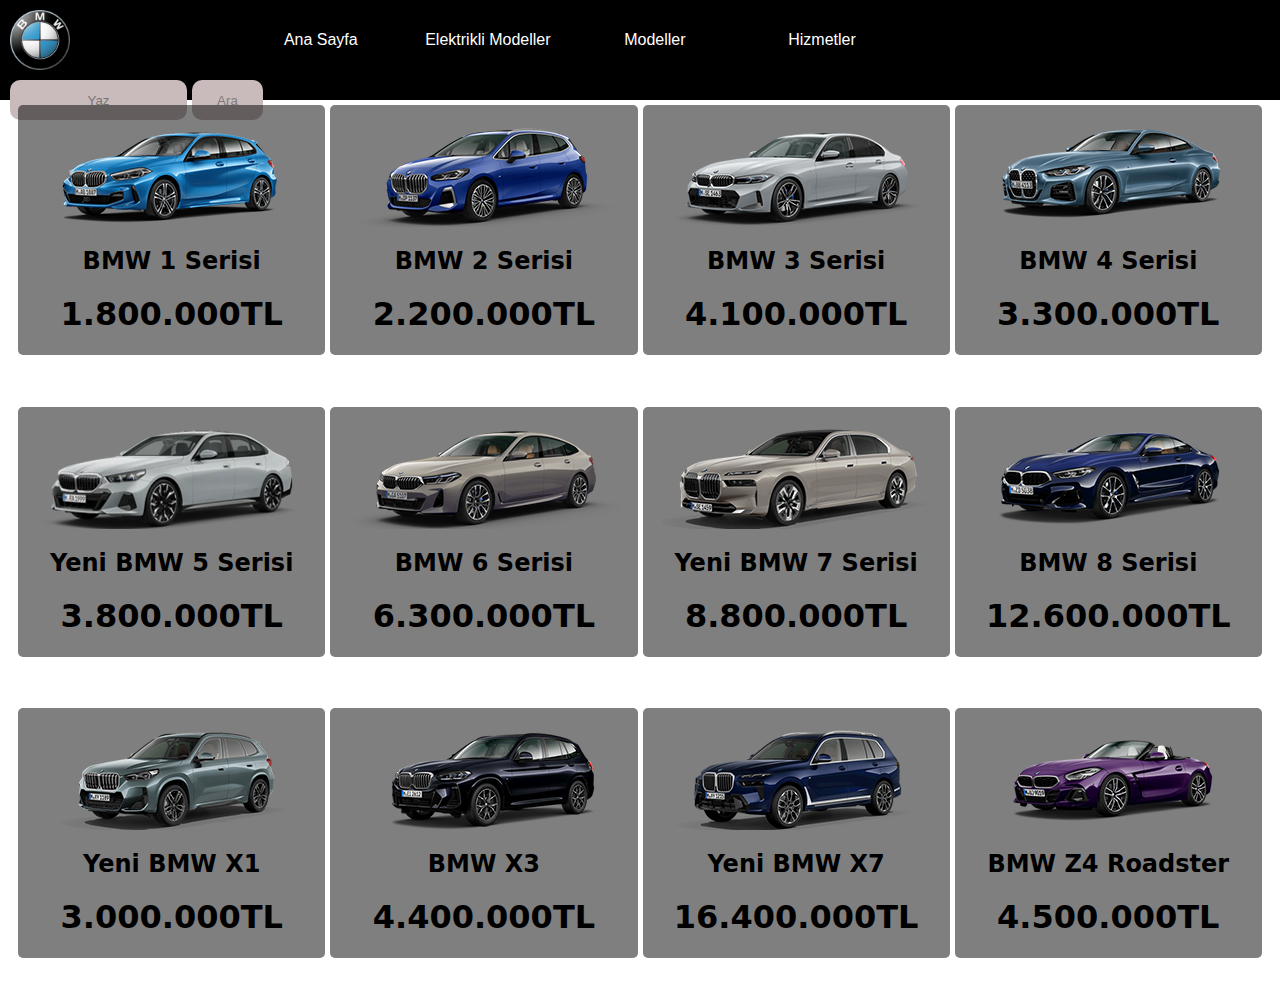
<file: tumfıyatlar.html>
<!DOCTYPE html>
<html lang="en">
<head>
    <meta charset="UTF-8">
    <meta name="viewport" content="width=device-width, initial-scale=1.0">
    <title>Tüm Fiyatlar</title>
    <link rel="stylesheet" href="styles/tumfıyatlar.css">
</head>
<body>
    <header>
        <img src="images/bmw-logo.png" alt="">
        <span>
            <a href="index.html">Ana Sayfa</a>
            <a href="ElektrikliModeller.html">Elektrikli Modeller</a>
            <a href="modeller.html">Modeller</a>
            <a href="hzmtler.html">Hizmetler</a>
        </span>
        <form action="">
            <input type="text" name="" id="txtUsername" placeholder="Yaz">
            <input type="button" value="Ara" id="btnAra">
        </form>
    </header>
    <main>
        <div>
            <img src="fıyatlar.images/1.png" alt="">
            <h2>BMW 1 Serisi</h2>
            <h1>1.800.000TL</h1>
        </div>
        <div>
            <img src="fıyatlar.images/2.png" alt="">
            <h2>BMW 2 Serisi</h2>
            <h1>2.200.000TL</h1>
        </div>
        <div>
            <img src="fıyatlar.images/3.png" alt="">
            <h2>BMW 3 Serisi</h2>
            <h1>4.100.000TL</h1>
        </div>
        <div>
            <img src="fıyatlar.images/4.png" alt="">
            <h2>BMW 4 Serisi</h2>
            <h1>3.300.000TL</h1>
        </div>
        <div>
            <img src="fıyatlar.images/5.png" alt="">
            <h2>Yeni BMW 5 Serisi</h2>
            <h1>3.800.000TL</h1>
        </div>
        <div>
            <img src="fıyatlar.images/6.png" alt="">
            <h2>BMW 6 Serisi</h2>
            <h1>6.300.000TL</h1>
        </div>
        <div>
            <img src="fıyatlar.images/7.png" alt="">
            <h2>Yeni BMW 7 Serisi</h2>
            <h1>8.800.000TL</h1>
        </div>
        <div>
            <img src="fıyatlar.images/8.png" alt="">
            <h2>BMW 8 Serisi</h2>
            <h1>12.600.000TL</h1>
        </div>
        <div>
            <img src="fıyatlar.images/9.png" alt="">
            <h2>Yeni BMW X1</h2>
            <h1>3.000.000TL</h1>
        </div>
        <div>
            <img src="fıyatlar.images/10.png" alt="">
            <h2>BMW X3</h2>
            <h1>4.400.000TL</h1>
        </div>
        <div>
            <img src="fıyatlar.images/11.png" alt="">
            <h2>Yeni BMW X7</h2>
            <h1>16.400.000TL</h1>
        </div>
        <div>
            <img src="fıyatlar.images/12.png" alt="">
            <h2>BMW Z4 Roadster</h2>
            <h1>4.500.000TL</h1>
        </div>
    </main>
</body>
</html>
</file>
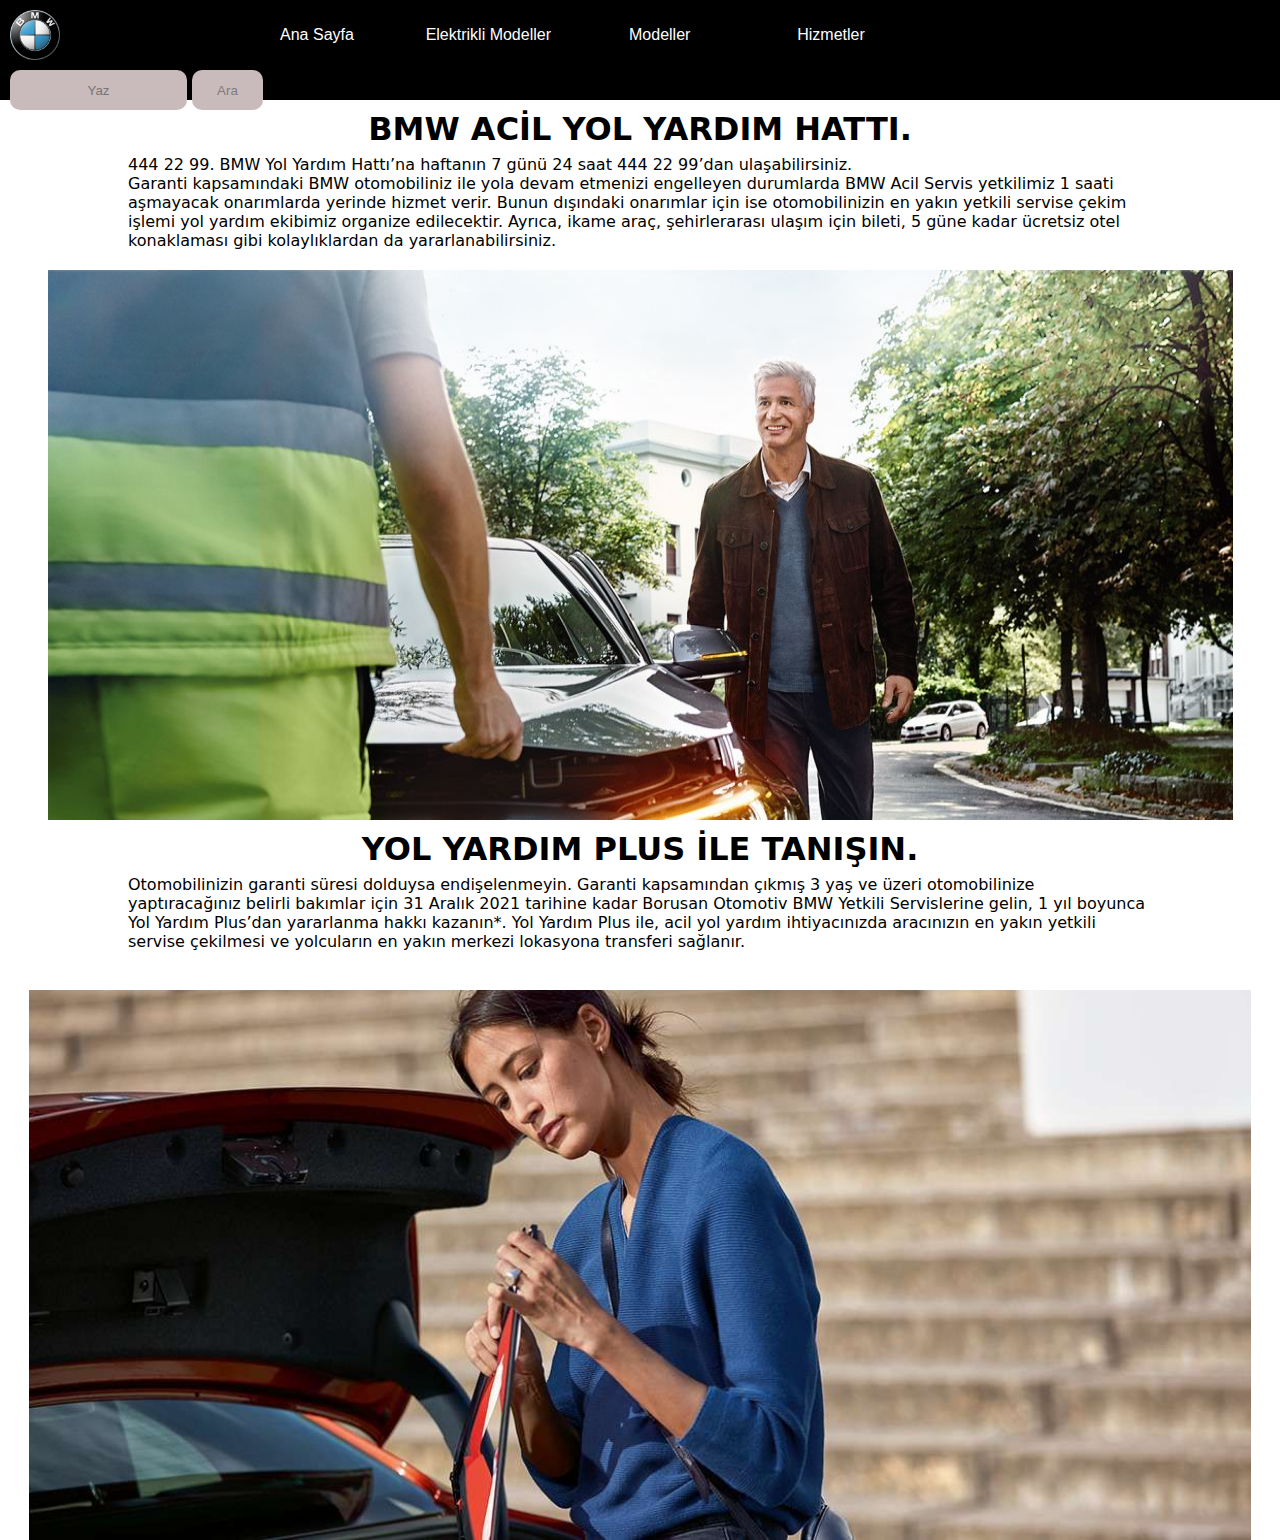
<file: yardimhatti.html>
<!DOCTYPE html>
<html lang="en">
<head>
    <meta charset="UTF-8">
    <meta name="viewport" content="width=device-width, initial-scale=1.0">
    <title>Yardım Hattı</title>
    <link rel="stylesheet" href="styles/yardimhatti.css">
</head>
<body>
    <header>
        <img src="images/bmw-logo.png" alt="">
        <span>
            <a href="index.html">Ana Sayfa</a>
            <a href="ElektrikliModeller.html">Elektrikli Modeller</a>
            <a href="modeller.html">Modeller</a>
            <a href="hzmtler.html">Hizmetler</a>
        </span>
        <form action="">
            <input type="text" name="" id="txtUsername" placeholder="Yaz">
            <input type="button" value="Ara" id="btnAra">
        </form>
    </header>
    <div class="brncK">
        <h1>BMW ACİL YOL YARDIM HATTI.</h1>
        <p>444 22 99.
            BMW Yol Yardım Hattı’na haftanın 7 günü 24 saat 444 22 99’dan ulaşabilirsiniz.
            <br>
            Garanti kapsamındaki BMW otomobiliniz ile yola devam etmenizi engelleyen durumlarda BMW Acil Servis yetkilimiz 1 saati aşmayacak onarımlarda yerinde hizmet verir. Bunun dışındaki onarımlar için ise otomobilinizin en yakın yetkili servise çekim işlemi yol yardım ekibimiz organize edilecektir. Ayrıca, ikame araç, şehirlerarası ulaşım için bileti, 5 güne kadar ücretsiz otel konaklaması gibi kolaylıklardan da yararlanabilirsiniz.</p>
    </div>
    <div class="kncK">
        <img src="yolYardimHatti.images/yarimhatti.jpg" alt="">
    </div>
    <div class="cncK">
        <h1>YOL YARDIM PLUS İLE TANIŞIN.</h1>
        <p>Otomobilinizin garanti süresi dolduysa endişelenmeyin. Garanti kapsamından çıkmış 3 yaş ve üzeri otomobilinize yaptıracağınız belirli bakımlar için 31 Aralık 2021 tarihine kadar Borusan Otomotiv BMW Yetkili Servislerine gelin, 1 yıl boyunca Yol Yardım Plus’dan yararlanma hakkı kazanın*. Yol Yardım Plus ile, acil yol yardım ihtiyacınızda aracınızın en yakın yetkili servise çekilmesi ve yolcuların en yakın merkezi lokasyona transferi sağlanır.</p>
    </div>
    <div class="drdncK">
        <img src="yolYardimHatti.images/2ci.jpg" alt="">
    </div>
</body>
</html>
</file>
<file: styles/style.css>
*{
    padding: 0;
    margin: 0;
    box-sizing: border-box;
}
body{
    display: grid;
    grid-template-areas: 
    "header"
    "main"
    "teklifler"
    "footer"
    ;
    grid-template-rows: 100px 750px 400px 200px;
    gap: 5px;
    font-family: system-ui, -apple-system, BlinkMacSystemFont, 'Segoe UI', Roboto, Oxygen, Ubuntu, Cantarell, 'Open Sans', 'Helvetica Neue', sans-serif;

}
@media only screen and (max-width: 600px) {
    header,main,.ikincialan,.teklifler,footer {
      min-height: 400px 500px 300px 300px 400px;
    }
  }
header{
    font-family: 'DM Sans', sans-serif;
    display: flex;
    align-items: center;
    background-color: rgb(0, 0, 0);
    gap: 10px;
    flex-wrap: wrap;
    padding: 10px;
    height: auto;
    
}
header > img{
    flex: 0 0 2%;
    height: 60px;
    
}
header > span{
    display: flex;
    flex: 0 1 78%;
    flex-wrap: wrap;
    justify-content: center;
    gap: 10px;
}
header > span > a{
    flex: 0 0 15%;
    text-decoration: none;
    display: flex;
    justify-content: center;
    color: white;
}
header > span > a:hover{
    color: rgb(255, 0, 0);
    border-bottom: 2px solid red;
}
form{
    display: flex;
    gap: 5px;
}
header > form > input[type=text]{
    height: 40px;
    border-radius: 10px;
    text-align: center;
    border: 0px solid white;
    background-color: rgb(201, 187, 187);
}
form > input[type=text]:hover{
    background-color: white;
}
form > input[type=button]{
    flex: 0 0 35%;
    border-radius: 10px;
    border: 0px solid rgb(252, 252, 252);
    background-color: rgb(201, 187, 187);
    color: rgb(129, 124, 124);
}
form > input[type=button]:hover{
    background-color: rgb(255, 255, 255);
}
main{
  background: url(../images/bmw-arka-plan.jpg) no-repeat center/cover;
  display: flex;
  flex-direction: column;
  flex-wrap: wrap;
  gap: 10px;
  color: white;
  padding: 40px;
  
}
main > h3{
    flex: 0 0 25%;
    display: flex;
    align-items: end;
}
main > h1{
    font-size: 50px;
    font-family: 'DM Sans', sans-serif;
}
main > a{
    background-color: rgb(0, 140, 255);
    flex: 0 0 10%;
    width: 250px;
    display: flex;
    align-items: center;
    justify-content: center;
    text-decoration: none;
    color: white;
    border-radius: 10px;
}
main > a:hover{
    background-color: white;
    color: rgb(0, 157, 255);
    flex: 0 0 11%;
    width: 270px;
}

.teklifler{
    grid-area: teklifler;
    background: url(../images/2.arkaplan.jpg) no-repeat center/cover;
    display: flex;
    flex-wrap: wrap;
    padding: 50px;
    
}
.teklif{
    flex: 0 0 60%;
    display: flex;
    flex-direction: row;
    flex-wrap: wrap;
}
.teklifler > .teklif > h1{
    flex:  0 0 100%;
    height: 120px;
    font-size: 50px; 
    color: white;
}
.teklifler > .teklif > a{
    flex: 0 0 30%;
    height: 100px;
    background-color: rgb(177, 226, 226);
    display: flex;
    align-items: center;
    justify-content: center;
    font-size: 30px;
    border-radius: 20px;
    text-decoration: none;
    color: black;
}
.teklifler > .teklif > a:hover{
    background-color: rgb(177, 226, 226,0.5);
}
footer{
    grid-area: footer;
    display: flex;
    background-color: black;
    padding: 15px;
    align-items: center;
    flex-wrap: wrap;
    
}
footer > span{
    color: white;
    flex: 0 1 25%;
    display: flex;
    flex-direction: column;
    justify-content: center;
    padding: 15px;
}
footer > span > h3{
    color: gray;
    font-size: 25px;
}
footer > span > a{
    text-decoration: none;
    color: white;
    font-size: 15px;
}
footer > span > a:hover{
    color: red;
}
footer > div{
    flex: 0 1 98%;
    display: flex;
    justify-content: flex-end;
    gap: 25px;
    padding: 15px;
}
footer > div > i{
    color: white;
    font-size: 25px;
}
footer > div > i:nth-child(1):hover{
    color: rgb(255, 0, 76);
}
footer > div > i:nth-child(2):hover{
    color: rgb(0, 153, 255);
}
footer > div > i:nth-child(3):hover{
    color: rgb(47, 38, 226);
}

footer > span > img{
    width: 60px;
    height: 60px;
}
</file>
<file: styles/bmwyiKesfet.css>
*{
    padding: 0;
    margin: 0;
    box-sizing: border-box;
}
body{
    display: grid;
    grid-template-areas: 
    "header"
    "main"
    "araba"
    "foto"
    ;
    grid-template-rows: 100px 100vh 300px 500px;
    gap: 5px;
    background-color: black;
}

header{
    font-family: 'DM Sans', sans-serif;
    display: flex;
    align-items: center;
    background-color: rgb(0, 0, 0);
    gap: 10px;
    flex-wrap: wrap;
    padding: 10px;
    font-family: system-ui, -apple-system, BlinkMacSystemFont, 'Segoe UI', Roboto, Oxygen, Ubuntu, Cantarell, 'Open Sans', 'Helvetica Neue', sans-serif;
}
header > img{
    flex: 0 0 1%;
    height: 50px;
   
}
header > span{
    display: flex;
    flex: 0 1 80%;
    flex-wrap: wrap;
    justify-content: center;
}
header > span > a{
    flex: 0 0 17%;
    text-decoration: none;
    display: flex;
    justify-content: center;
    color: white;
}
header > span > a:hover{
    color: rgb(255, 0, 0);
    border-bottom: 2px solid red;
}
form{
    display: flex;
    gap: 5px;
}
header > form > input[type=text]{
    height: 40px;
    border-radius: 10px;
    text-align: center;
    border: 0px solid white;
    background-color: rgb(201, 187, 187);
}
form > input[type=text]:hover{
    background-color: white;
}
form > input[type=button]{
    flex: 0 0 35%;
    border-radius: 10px;
    border: 0px solid rgb(252, 252, 252);
    background-color: rgb(201, 187, 187);
    color: rgb(129, 124, 124);
}
form > input[type=button]:hover{
    background-color: rgb(255, 255, 255);
}
main{
    background: url(../bmwKesfetİmages/BMW\ 4\ Serisi\ Cabrio\ M\ Otomobilleri.jpg) no-repeat center/cover;
    display: flex;
    flex-wrap: wrap;
    flex-direction: column;
    padding: 20px;
    font-family: system-ui, -apple-system, BlinkMacSystemFont, 'Segoe UI', Roboto, Oxygen, Ubuntu, Cantarell, 'Open Sans', 'Helvetica Neue', sans-serif;
}
main > h1{
    flex: 0 0 25%;
    display: flex;
    align-items: end;
    font-size: 60px;
    color: rgb(255, 255, 255);
}
main > h2{
    font-size: 40px;
    color: white;
}
main > h3{
    font-size: 20px;
    color: white;
    flex: 0 0 55%;
    display: flex;
    align-items: end;
}
.araba{
    grid-area: araba;
    background-color: rgb(0, 89, 255);
    display: flex;
    flex-direction: column;
    align-items: center;
    justify-content: center;
    gap: 20px;
    padding: 10px;
    margin: 10px;
    border-radius: 5px;
    font-family: system-ui, -apple-system, BlinkMacSystemFont, 'Segoe UI', Roboto, Oxygen, Ubuntu, Cantarell, 'Open Sans', 'Helvetica Neue', sans-serif;
}
.araba > h1{
    color: rgb(255, 255, 255);
}
.araba > ul > li{
    color: white;
}
.foto{
    grid-area: foto;
}
img{
    width: 500px;
    height: 300px;
}
</file>
<file: styles/ElektrikliModeller.css>
*{
    padding: 0;
    margin: 0;
    box-sizing: border-box;
}
body{
    display: grid;
    grid-template-rows: 
    "header"
    "main"
    ;
    gap: 5px;
    background-color: black;
}
header{
    font-family: 'DM Sans', sans-serif;
    display: flex;
    align-items: center;
    background-color: rgb(0, 0, 0);
    gap: 10px;
    flex-wrap: wrap;
    padding: 10px;
    font-family: system-ui, -apple-system, BlinkMacSystemFont, 'Segoe UI', Roboto, Oxygen, Ubuntu, Cantarell, 'Open Sans', 'Helvetica Neue', sans-serif;
}
header > img{
    flex: 0 0 1%;
    height: 50px;
  
}
header > span{
    display: flex;
    flex: 0 1 80%;
    flex-wrap: wrap;
    justify-content: center;
}
header > span > a{
    flex: 0 0 17%;
    text-decoration: none;
    display: flex;
    justify-content: center;
    color: white;
}
header > span > a:hover{
    color: rgb(255, 0, 0);
    border-bottom: 2px solid red;
}
form{
    display: flex;
    gap: 5px;
}
header > form > input[type=text]{
    height: 40px;
    border-radius: 10px;
    text-align: center;
    border: 0px solid white;
    background-color: rgb(201, 187, 187);
}
form > input[type=text]:hover{
    background-color: white;
}
form > input[type=button]{
    flex: 0 0 35%;
    border-radius: 10px;
    border: 0px solid rgb(252, 252, 252);
    background-color: rgb(201, 187, 187);
    color: rgb(129, 124, 124);
}
form > input[type=button]:hover{
    background-color: rgb(255, 255, 255);
}

main{
    display: flex;
    justify-content: center;
    flex-wrap: wrap;
    gap: 5px;
    font-family: system-ui, -apple-system, BlinkMacSystemFont, 'Segoe UI', Roboto, Oxygen, Ubuntu, Cantarell, 'Open Sans', 'Helvetica Neue', sans-serif;
}
div{
    flex: 0 0 24%;
    display: flex;
    flex-direction: row;
    flex-wrap: wrap;
    justify-content: center;
    align-items: center;
    padding: 10px;
    gap: 10px;
    background-color: rgb(255, 255, 255);
    border-radius: 5px;
    font-family: system-ui, -apple-system, BlinkMacSystemFont, 'Segoe UI', Roboto, Oxygen, Ubuntu, Cantarell, 'Open Sans', 'Helvetica Neue', sans-serif;
}
div > img{
    width: 350px;
    height: 250px;
    background-color: rgb(0, 0, 0,0.5);
    border-radius: 50%;
}
div > img:hover{
    background-color: rgb(70, 66, 66);
}
div > a{
    flex: 0 0 30%;
    min-height: 30px;
    border-radius: 10px;
    display: flex;
    justify-content: center;
    align-items: center;
    text-decoration: none;
    color: rgb(255, 255, 255);
    background-color: rgb(0, 75, 251);
}
div > a:hover{
    background-color: rgb(255, 0, 0);
    color: white;
}
</file>
<file: styles/gericagirma.css>
*{
    padding: 0;
    margin: 0;
    box-sizing: border-box;
}
body{
    display: grid;
    grid-template-areas: 
    "header"
    "main"
    ;
    grid-template-rows: 100px 100vh;
    font-family: system-ui, -apple-system, BlinkMacSystemFont, 'Segoe UI', Roboto, Oxygen, Ubuntu, Cantarell, 'Open Sans', 'Helvetica Neue', sans-serif;
}

header{
    font-family: 'DM Sans', sans-serif;
    display: flex;
    align-items: center;
    background-color: rgb(0, 0, 0);
    gap: 10px;
    flex-wrap: wrap;
    padding: 10px;
}
header > img{
    flex: 0 0 1%;
    height: 50px;
    
}
header > span{
    display: flex;
    flex: 0 1 80%;
    flex-wrap: wrap;
    justify-content: center;
}
header > span > a{
    flex: 0 0 17%;
    text-decoration: none;
    display: flex;
    justify-content: center;
    color: white;
}
header > span > a:hover{
    color: rgb(255, 0, 0);
    border-bottom: 2px solid red;
}
form{
    display: flex;
    gap: 5px;
}
header > form > input[type=text]{
    height: 40px;
    border-radius: 10px;
    text-align: center;
    border: 0px solid white;
    background-color: rgb(201, 187, 187);
}
form > input[type=text]:hover{
    background-color: white;
}
form > input[type=button]{
    flex: 0 0 35%;
    border-radius: 10px;
    border: 0px solid rgb(252, 252, 252);
    background-color: rgb(201, 187, 187);
    color: rgb(129, 124, 124);
}
form > input[type=button]:hover{
    background-color: rgb(255, 255, 255);
}
 
main{
    display: flex;
    flex-direction: column;
    flex-wrap: wrap;
    gap: 20px;
    padding: 10px;
    align-items: center;
}

main > h1{
    display: flex;
    justify-content: center;
}
main > p{
    width: 90vw;
    flex: 0 0 100px;
}

main > div{
   width: 80vw;
   height: 50vh;
   display: flex;
   flex-wrap: wrap;
   flex-direction: column;
}
main > div > img{
    width: 600px;
    height: 500px;
}
main > div > form{
    display: flex;
    flex-wrap: wrap;
    flex: 0 0 20%;
    
    align-items: center;

}
main > div > form > input[type=text]{
    flex: 0 0 50%;
    height: 50px;
    padding: 10px;
}
main > div > form > input[type=button]{
    flex: 0 0 20%;
    height: 50px;
    background-color: white;
    border: 1px solid black;
}
</file>
<file: styles/gerıdonusum.css>
*{
    padding: 0;
    margin: 0;
    box-sizing: border-box;
}
body{
    display: grid;
    grid-template-areas: 
    "header"
    "main"
    ;
    grid-template-rows: 100px 100vh;
    gap: 15px;
    font-family: system-ui, -apple-system, BlinkMacSystemFont, 'Segoe UI', Roboto, Oxygen, Ubuntu, Cantarell, 'Open Sans', 'Helvetica Neue', sans-serif;
}


header{
    font-family: 'DM Sans', sans-serif;
    display: flex;
    align-items: center;
    background-color: rgb(0, 0, 0);
    gap: 10px;
    flex-wrap: wrap;
    padding: 10px;
}
header > img{
    flex: 0 0 1%;
    height: 50px;
    
}
header > span{
    display: flex;
    flex: 0 1 80%;
    flex-wrap: wrap;
    justify-content: center;
}
header > span > a{
    flex: 0 0 17%;
    text-decoration: none;
    display: flex;
    justify-content: center;
    color: white;
}
header > span > a:hover{
    color: rgb(255, 0, 0);
    border-bottom: 2px solid red;
}
form{
    display: flex;
    gap: 5px;
}
header > form > input[type=text]{
    height: 40px;
    border-radius: 10px;
    text-align: center;
    border: 0px solid white;
    background-color: rgb(201, 187, 187);
}
form > input[type=text]:hover{
    background-color: white;
}
form > input[type=button]{
    flex: 0 0 35%;
    border-radius: 10px;
    border: 0px solid rgb(252, 252, 252);
    background-color: rgb(201, 187, 187);
    color: rgb(129, 124, 124);
}
form > input[type=button]:hover{
    background-color: rgb(255, 255, 255);
}
main{
    display: flex;
    flex-direction: column;
    align-items: center;
    gap: 10px;
}
main > p{
    flex: 0 0 5%;
    width: 90vw;
}
main > img{
    width: 90vw;
}
main > div{
    display: flex;
    flex-direction: column;
    width: 90vw;
    gap: 5px;
}
</file>
<file: styles/hzmtler.css>
*{
    padding: 0;
    margin: 0;
    box-sizing: border-box;
}
body{
    display: grid;
    grid-template-areas: 
    "header"
    "main"
    ;
    grid-template-rows: 100px 100vh;
    gap: 5px;
    font-family: system-ui, -apple-system, BlinkMacSystemFont, 'Segoe UI', Roboto, Oxygen, Ubuntu, Cantarell, 'Open Sans', 'Helvetica Neue', sans-serif;
}

header{
    font-family: 'DM Sans', sans-serif;
    display: flex;
    align-items: center;
    background-color: rgb(0, 0, 0);
    gap: 10px;
    flex-wrap: wrap;
    padding: 10px;
}
header > img{
    flex: 0 0 1%;
    height: 50px;
 
}
header > span{
    display: flex;
    flex: 0 1 80%;
    flex-wrap: wrap;
    justify-content: center;
}
header > span > a{
    flex: 0 0 17%;
    text-decoration: none;
    display: flex;
    justify-content: center;
    color: white;
}
header > span > a:hover{
    color: rgb(255, 0, 0);
    border-bottom: 2px solid red;
}
form{
    display: flex;
    gap: 5px;
}
header > form > input[type=text]{
    height: 40px;
    border-radius: 10px;
    text-align: center;
    border: 0px solid white;
    background-color: rgb(201, 187, 187);
}
form > input[type=text]:hover{
    background-color: white;
}
form > input[type=button]{
    flex: 0 0 35%;
    border-radius: 10px;
    border: 0px solid rgb(252, 252, 252);
    background-color: rgb(201, 187, 187);
    color: rgb(129, 124, 124);
}
form > input[type=button]:hover{
    background-color: rgb(255, 255, 255);
}
main{
    display: flex;
    flex-direction: column;
    justify-content: center;
    align-items: center;
    background: url(../hzmtlerİmages/hizmetlerArkaPlan.jpg) no-repeat center/cover;
}
main > form{
    display: flex;
    flex-direction: column;
    background-color: rgb(0, 0, 0,0.7);
    flex: 0 0 50%;
    width: 300px;
    gap: 15px;
    border-radius: 10px;
    justify-content: center;
    align-items: center;
    padding: 10px;
}
main > form > input[type=text]{
    flex: 0 0 15%;
    width: 100%;
    border-radius: 5px;
    border: 0px solid white;
    padding: 5px;
    opacity: 0.7;
}
main > form > input[type=text]:hover{
    opacity: 0.9;
}
main > form > input[type=button]{
    flex: 0 0 15%;
    width: 150px;
    
}
main > form > input[type=button]:hover{
    background-color: white;
}
main > form > img{
    width: 70px;
    height: 70px;
}
</file>
<file: styles/Incele.css>
*{
    padding: 0;
    margin: 0;
    box-sizing: border-box;
}
body{
    display: grid;
    grid-template-areas: 
    "header"
    "main"
    ;
    grid-template-rows: 100px 100vh;
    gap: 5px;
    font-family: system-ui, -apple-system, BlinkMacSystemFont, 'Segoe UI', Roboto, Oxygen, Ubuntu, Cantarell, 'Open Sans', 'Helvetica Neue', sans-serif;
}

header{
    font-family: 'DM Sans', sans-serif;
    display: flex;
    align-items: center;
    background-color: rgb(0, 0, 0);
    gap: 10px;
    flex-wrap: wrap;
    padding: 10px;
}
header > img{
    flex: 0 0 1%;
    height: 50px;
}
header > span{
    display: flex;
    flex: 0 1 80%;
    flex-wrap: wrap;
}
header > span > a{
    flex: 0 0 17%;
    text-decoration: none;
    display: flex;
    justify-content: center;
    color: white;
}
header > span > a:hover{
    color: rgb(255, 0, 0);
    border-bottom: 2px solid red;
}
form{
    display: flex;
    gap: 5px;
}
header > form > input[type=text]{
    height: 40px;
    border-radius: 10px;
    text-align: center;
    border: 0px solid white;
    background-color: rgb(201, 187, 187);
}
form > input[type=text]:hover{
    background-color: white;
}
form > input[type=button]{
    flex: 0 0 35%;
    border-radius: 10px;
    border: 0px solid rgb(252, 252, 252);
    background-color: rgb(201, 187, 187);
    color: rgb(129, 124, 124);
}
form > input[type=button]:hover{
    background-color: rgb(255, 255, 255);
}
main{
    display: flex;
    flex-wrap: wrap;
    margin: 10px;
    gap: 5px;
}
main > div{
    flex: 0 0 33%;
    height: 450px;
    background-color: rgb(0, 0, 0,0.5);
    display: flex;
    flex-direction: column;
    align-items: center;
    gap: 10px;
    border-radius: 5PX;
}
main > div > img{
    flex: 0 0 60%;
    width: 100%;
}
main > div > a{
    background-color: rgb(255, 255, 255);
    flex: 0 0 10%;
    width: 120px;
    display: flex;
    align-items: center;
    justify-content: center;
    text-decoration: none;
    color: black;
    border-radius: 5px;
}
main > div > a:hover{
    background-color: rgb(0, 0, 0,0.5);
    color: white;
}
</file>
<file: styles/modeller.css>
*{
    padding: 0;
    margin: 0;
    box-sizing: border-box;
}
body{
    display: grid;
    grid-template-rows: 
    "header"
    "main"
    ;
    gap: 5px;
    background-color: black;
    font-family: system-ui, -apple-system, BlinkMacSystemFont, 'Segoe UI', Roboto, Oxygen, Ubuntu, Cantarell, 'Open Sans', 'Helvetica Neue', sans-serif;
}
header{
    font-family: 'DM Sans', sans-serif;
    display: flex;
    align-items: center;
    background-color: rgb(0, 0, 0);
    gap: 10px;
    flex-wrap: wrap;
    padding: 10px;
}
header > img{
    flex: 0 0 1%;
    height: 50px;
 
}
header > span{
    display: flex;
    flex: 0 1 80%;
    flex-wrap: wrap;
    justify-content: center;
}
header > span > a{
    flex: 0 0 17%;
    text-decoration: none;
    display: flex;
    justify-content: center;
    color: white;
}
header > span > a:hover{
    color: rgb(255, 0, 0);
    border-bottom: 2px solid red;
}
form{
    display: flex;
    gap: 5px;
}
header > form > input[type=text]{
    height: 40px;
    border-radius: 10px;
    text-align: center;
    border: 0px solid white;
    background-color: rgb(201, 187, 187);
}
form > input[type=text]:hover{
    background-color: white;
}
form > input[type=button]{
    flex: 0 0 35%;
    border-radius: 10px;
    border: 0px solid rgb(252, 252, 252);
    background-color: rgb(201, 187, 187);
    color: rgb(129, 124, 124);
}
form > input[type=button]:hover{
    background-color: rgb(255, 255, 255);
}
main{
    display: flex;
    justify-content: center;
    flex-wrap: wrap;
    gap: 5px;
    padding: 10px;
}
main > div{
    flex: 0 0 24%;
    display: flex;
    flex-direction: column;
    flex-wrap: wrap;
    justify-content: center;
    align-items: center;
    padding: 10px;
    gap: 10px;
    background-color: rgb(255, 255, 255);
    border-radius: 5PX;
}
img{
    width: 300px;
    height: 200px;
    background-color: rgb(0, 0, 0,0.5);
    border-radius: 50%;
}
h1{
    font-size: 25px;
}
h3{
    font-size: 15px;
}
</file>
<file: styles/test.css>
*{
    padding: 0;
    margin: 0;
    box-sizing: border-box;
}

body{
    display: grid;
    grid-template-areas: 
    "header"
    "main"
    "section"
    ;
    grid-template-rows: 100px 80vh 800px;
    gap: 10px;
    font-family: system-ui, -apple-system, BlinkMacSystemFont, 'Segoe UI', Roboto, Oxygen, Ubuntu, Cantarell, 'Open Sans', 'Helvetica Neue', sans-serif;
}


header{
    grid-area: header;
    font-family: 'DM Sans', sans-serif;
    display: flex;
    align-items: center;
    background-color: rgb(0, 0, 0);
    gap: 10px;
    flex-wrap: wrap;
    padding: 10px;
}
header > img{
    flex: 0 0 1%;
    height: 50px;
    
}
header > span{
    display: flex;
    flex: 0 1 80%;
    flex-wrap: wrap;
    justify-content: center;
}
header > span > a{
    flex: 0 0 17%;
    text-decoration: none;
    display: flex;
    justify-content: center;
    color: white;
}
header > span > a:hover{
    color: rgb(255, 0, 0);
    border-bottom: 2px solid red;
}
form{
    display: flex;
    gap: 5px;
}
header > form > input[type=text]{
    height: 40px;
    border-radius: 10px;
    text-align: center;
    border: 0px solid white;
    background-color: rgb(201, 187, 187);
}
form > input[type=text]:hover{
    background-color: white;
}
form > input[type=button]{
    flex: 0 0 35%;
    border-radius: 10px;
    border: 0px solid rgb(252, 252, 252);
    background-color: rgb(201, 187, 187);
    color: rgb(129, 124, 124);
}
form > input[type=button]:hover{
    background-color: rgb(255, 255, 255);
}
main{
    grid-area: main;
    flex-wrap: wrap;
    padding: 25px;
    background: url(../test.images/testsurusu.jpg) no-repeat center/cover;
}
main > h1{
    color: white;
    font-size: 40px;
}
main > h4{
    color: white;
    font-size: 30px;
}
section{
    grid-area: section;
    display: flex;
    width: 500px;
    margin: 10px;
    flex-wrap: wrap;
}
section > div{
    flex: 0 0 30%;
    display: flex;
    flex-direction: column;
    flex-wrap: wrap;
}
section > div > img{
    width: 600px;
    height: 400px;
}
section > div > h1{
    flex: 0 0 20%;
    display: flex;
    align-items: center;
}
</file>
<file: styles/tumfıyatlar.css>
*{
    padding: 0;
    margin: 0;
    box-sizing: border-box;
}
body{
    display: grid;
    grid-template-areas: 
    "header"
    "main"
    ;
    grid-template-rows: 100px 100vh;
    gap: 5px;
    font-family: system-ui, -apple-system, BlinkMacSystemFont, 'Segoe UI', Roboto, Oxygen, Ubuntu, Cantarell, 'Open Sans', 'Helvetica Neue', sans-serif;
}





header{
    font-family: 'DM Sans', sans-serif;
    display: flex;
    align-items: center;
    background-color: rgb(0, 0, 0);
    gap: 10px;
    flex-wrap: wrap;
    padding: 10px;
    
}
header > img{
    flex: 0 0 2%;
    height: 60px;
    
}
header > span{
    display: flex;
    flex: 0 1 78%;
    flex-wrap: wrap;
    justify-content: center;
}
header > span > a{
    flex: 0 0 17%;
    text-decoration: none;
    display: flex;
    justify-content: center;
    color: white;
}
header > span > a:hover{
    color: rgb(255, 0, 0);
    border-bottom: 2px solid red;
}
form{
    display: flex;
    gap: 5px;
}
header > form > input[type=text]{
    height: 40px;
    border-radius: 10px;
    text-align: center;
    border: 0px solid white;
    background-color: rgb(201, 187, 187);
}
form > input[type=text]:hover{
    background-color: white;
}
form > input[type=button]{
    flex: 0 0 35%;
    border-radius: 10px;
    border: 0px solid rgb(252, 252, 252);
    background-color: rgb(201, 187, 187);
    color: rgb(129, 124, 124);
}
form > input[type=button]:hover{
    background-color: rgb(255, 255, 255);
}
main{
    display: flex;
    flex-wrap: wrap;
    justify-content: center;
    gap: 5px;
}
main > div{
    flex: 0 0 24%;
    height: 250px;
    display: flex;
    justify-content: center;
    align-items: center;
    flex-direction: column;
    gap: 20px;
    background-color: rgb(0, 0, 0,0.5);
    border-radius: 5px;
}
</file>
<file: styles/yardimhatti.css>
*{
    padding: 0;
    margin: 0;
    box-sizing: border-box;
}
body{
    display: grid;
    grid-template-areas: 
    "header"
    "bir"
    "iki"
    "uc"
    "dort"
    ;
    grid-template-rows: 100px 150px 550px 150px 550px;
    gap: 10px;
    font-family: system-ui, -apple-system, BlinkMacSystemFont, 'Segoe UI', Roboto, Oxygen, Ubuntu, Cantarell, 'Open Sans', 'Helvetica Neue', sans-serif;
}


header{
    font-family: 'DM Sans', sans-serif;
    display: flex;
    align-items: center;
    background-color: rgb(0, 0, 0);
    gap: 10px;
    flex-wrap: wrap;
    padding: 10px;
}
header > img{
    flex: 0 0 1%;
    height: 50px;
    
}
header > span{
    display: flex;
    flex: 0 1 80%;
    flex-wrap: wrap;
    justify-content: center;
}
header > span > a{
    flex: 0 0 17%;
    text-decoration: none;
    display: flex;
    justify-content: center;
    color: white;
}
header > span > a:hover{
    color: rgb(255, 0, 0);
    border-bottom: 2px solid red;
}
form{
    display: flex;
    gap: 5px;
}
header > form > input[type=text]{
    height: 40px;
    border-radius: 10px;
    text-align: center;
    border: 0px solid white;
    background-color: rgb(201, 187, 187);
}
form > input[type=text]:hover{
    background-color: white;
}
form > input[type=button]{
    flex: 0 0 35%;
    border-radius: 10px;
    border: 0px solid rgb(252, 252, 252);
    background-color: rgb(201, 187, 187);
    color: rgb(129, 124, 124);
}
form > input[type=button]:hover{
    background-color: rgb(255, 255, 255);
}
.brncK{
    grid-area: bir;
    display: flex;
    flex-direction: column;
    align-items: center;
    flex-wrap: wrap;
}
.brncK > h1{
    flex: 0 0 30%;
}
.brncK > p{
    flex: 0 0 50%;
    width: 80vw;
}
.kncK{
    grid-area: iki;
    display: flex;
    flex-wrap: wrap;
    justify-content: center;
}
.cncK{
    grid-area: uc;
    display: flex;
    flex-wrap: wrap;
    flex-direction: column;
    align-items: center;
}
.cncK > h1{
    flex: 0 0 30%;
}
.cncK > p{
    flex: 0 0 50%;
    width: 80vw;
}
.drdncK{
    grid-area: dort;
    display: flex;
    justify-content: center;
}
</file>
